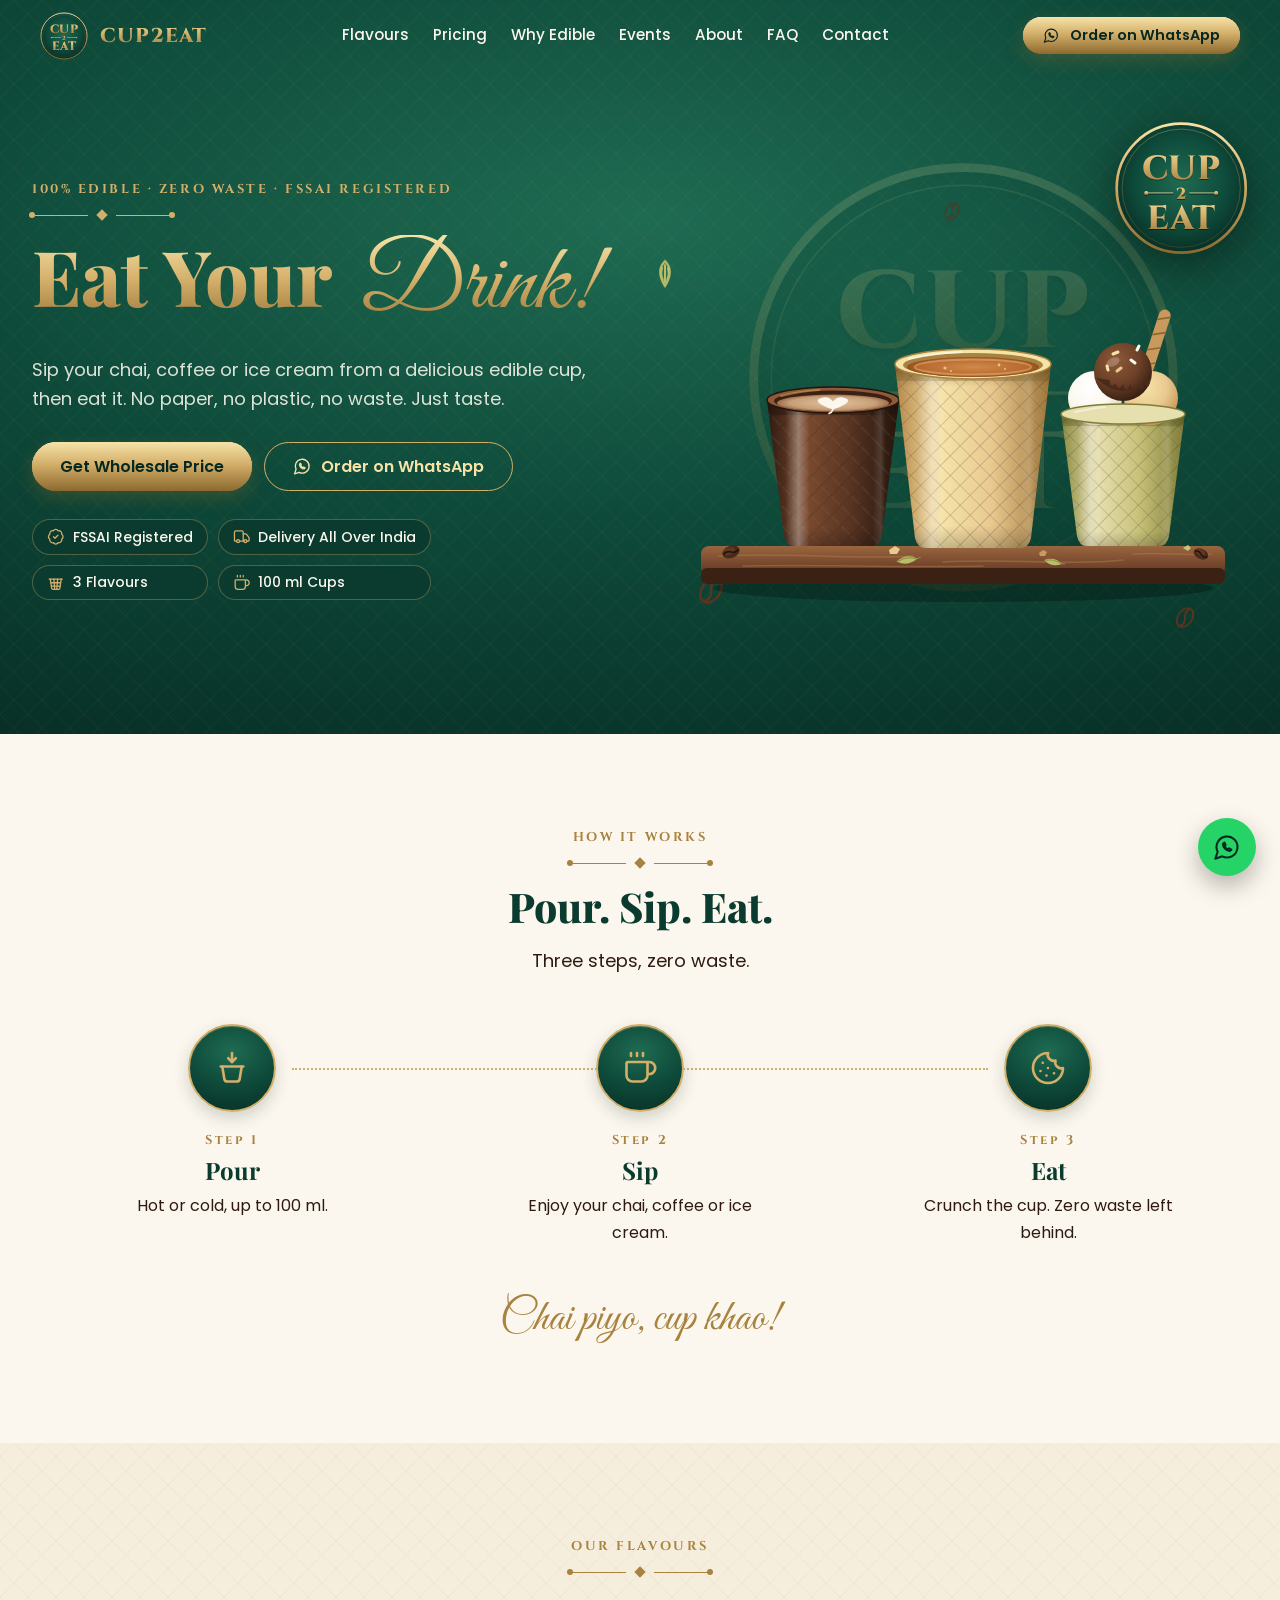
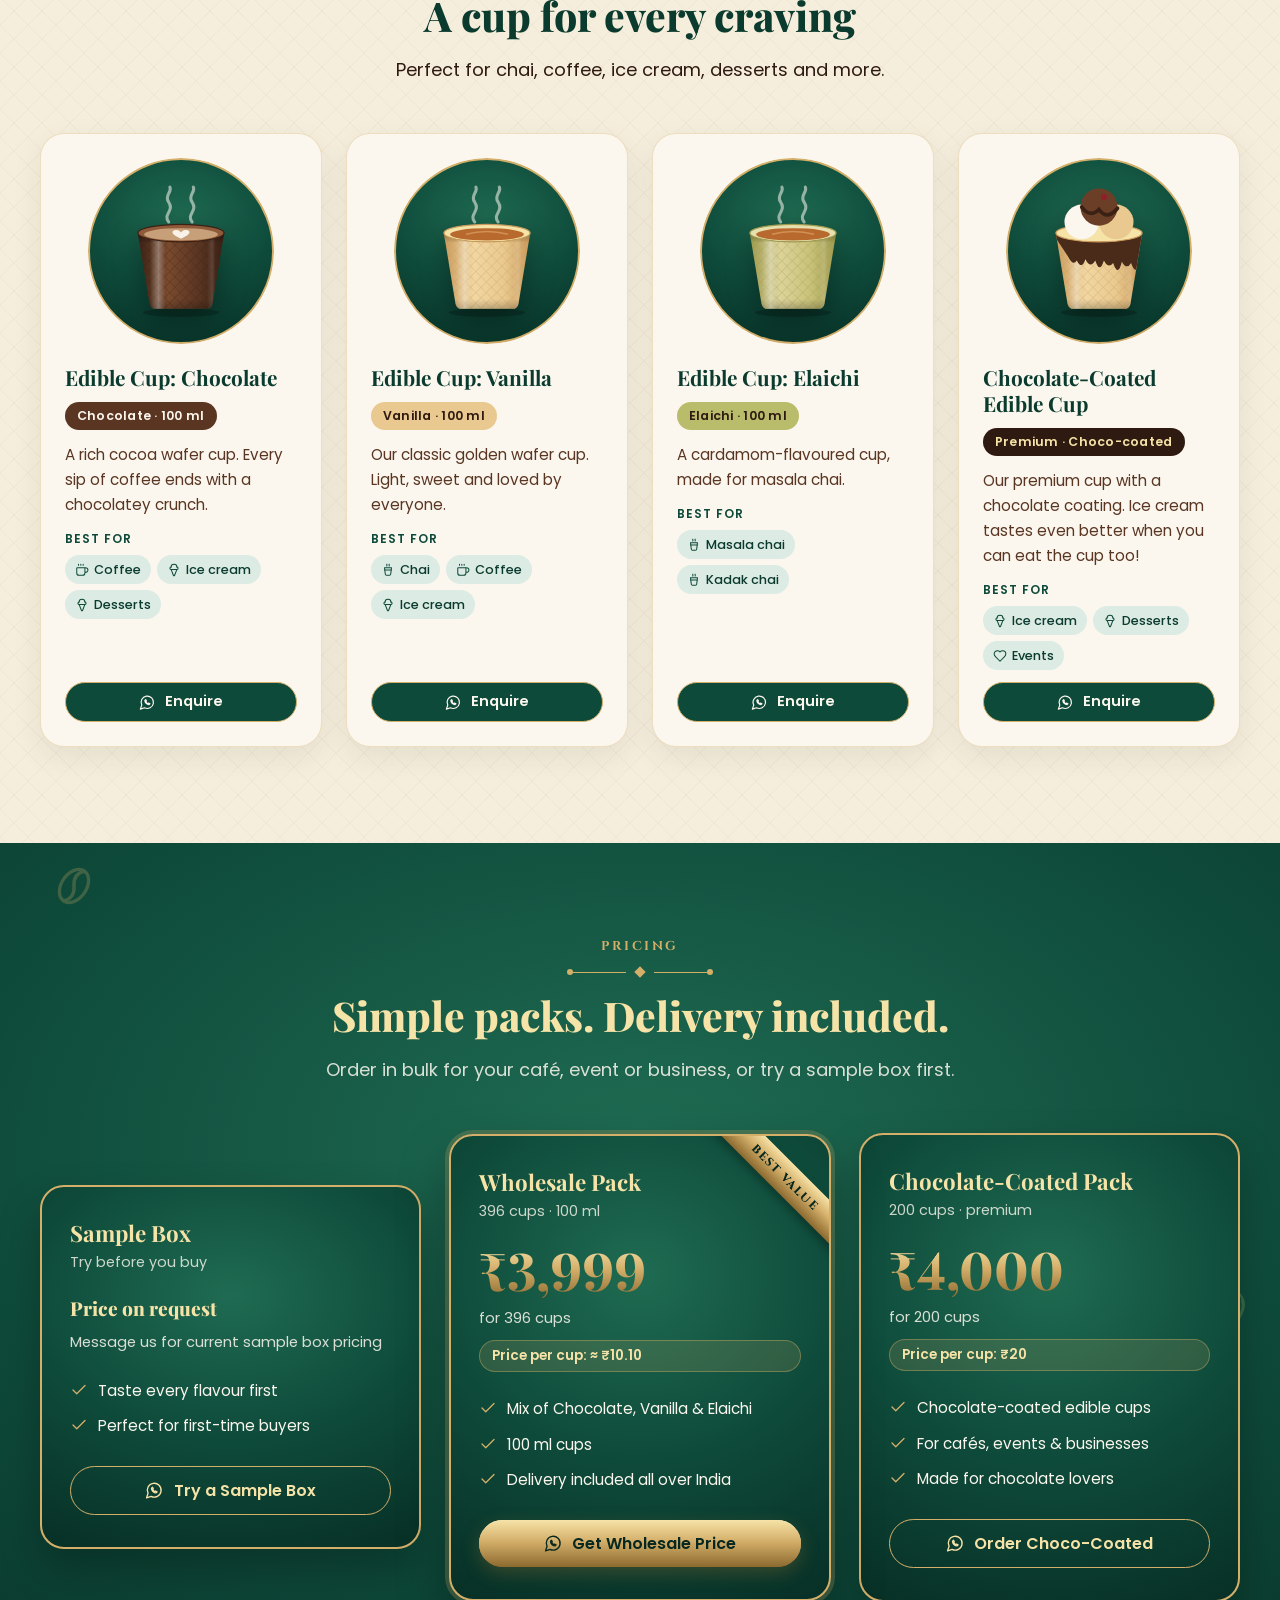
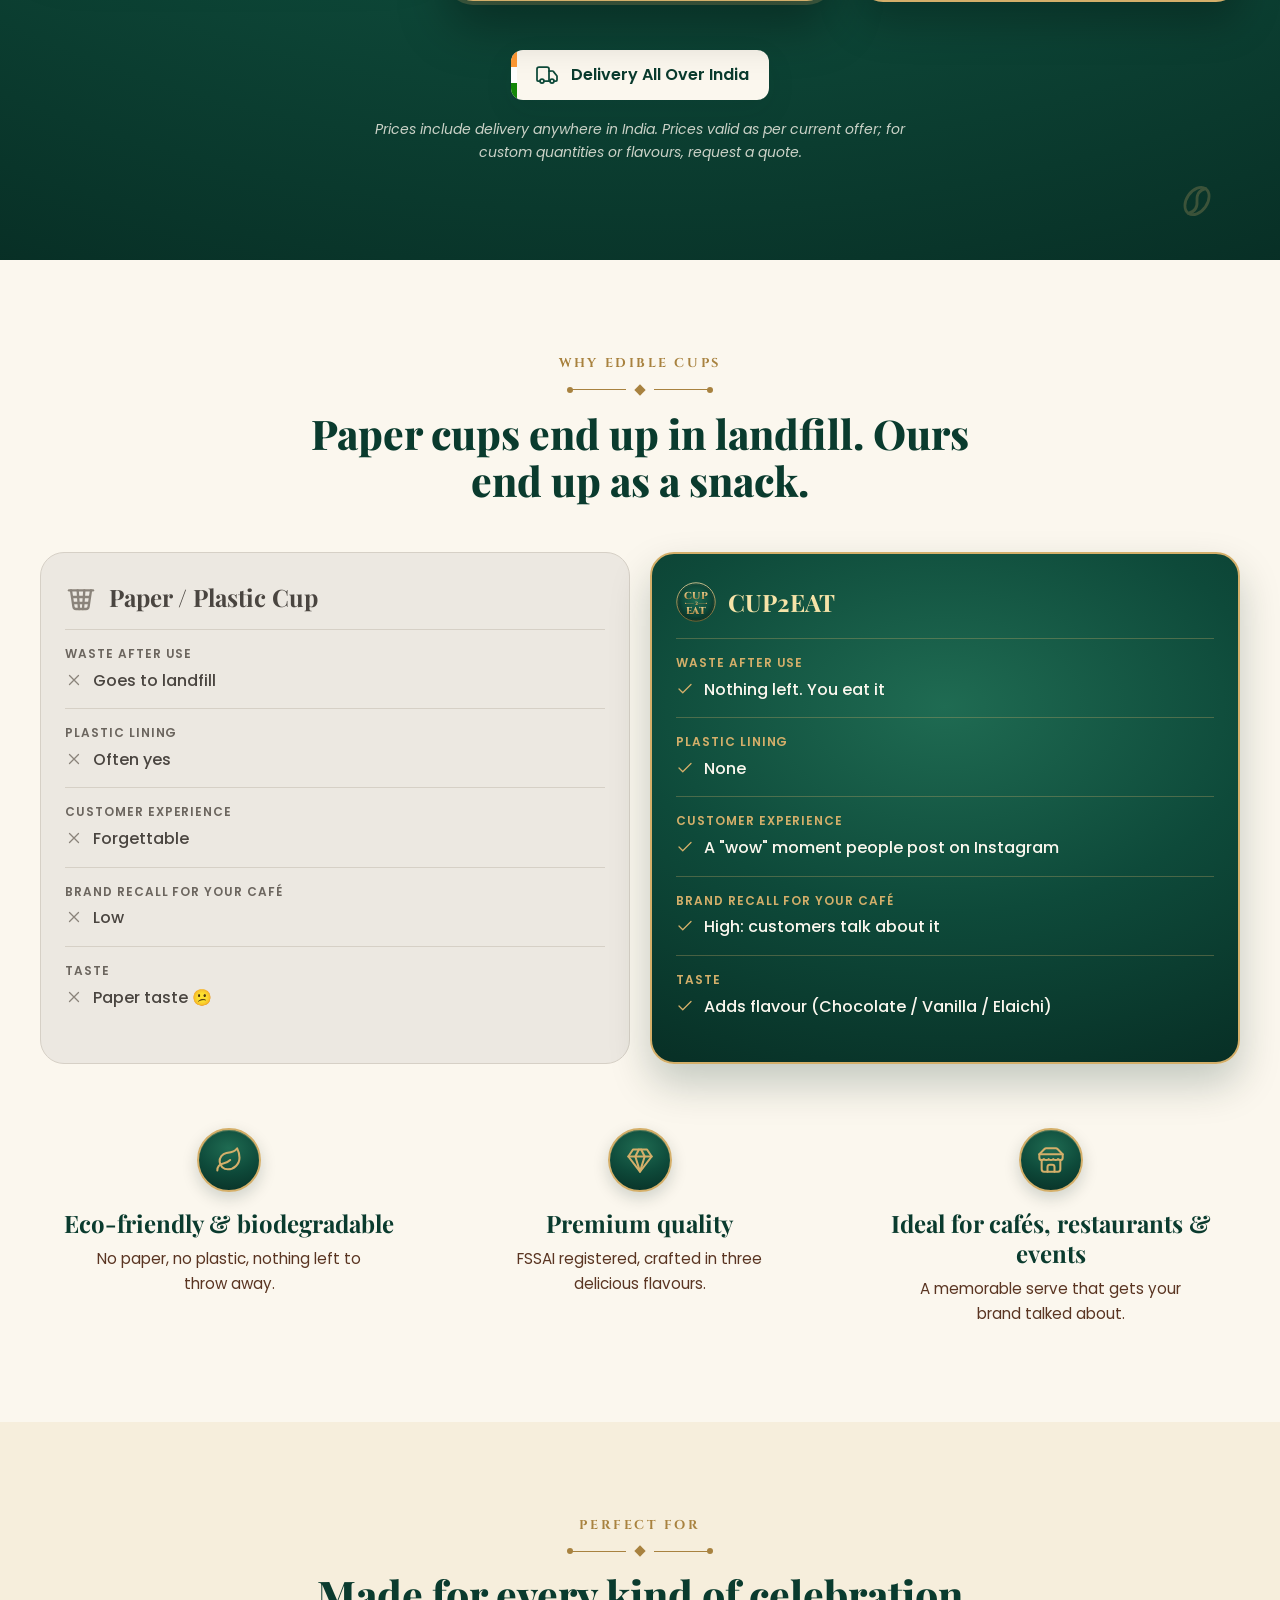
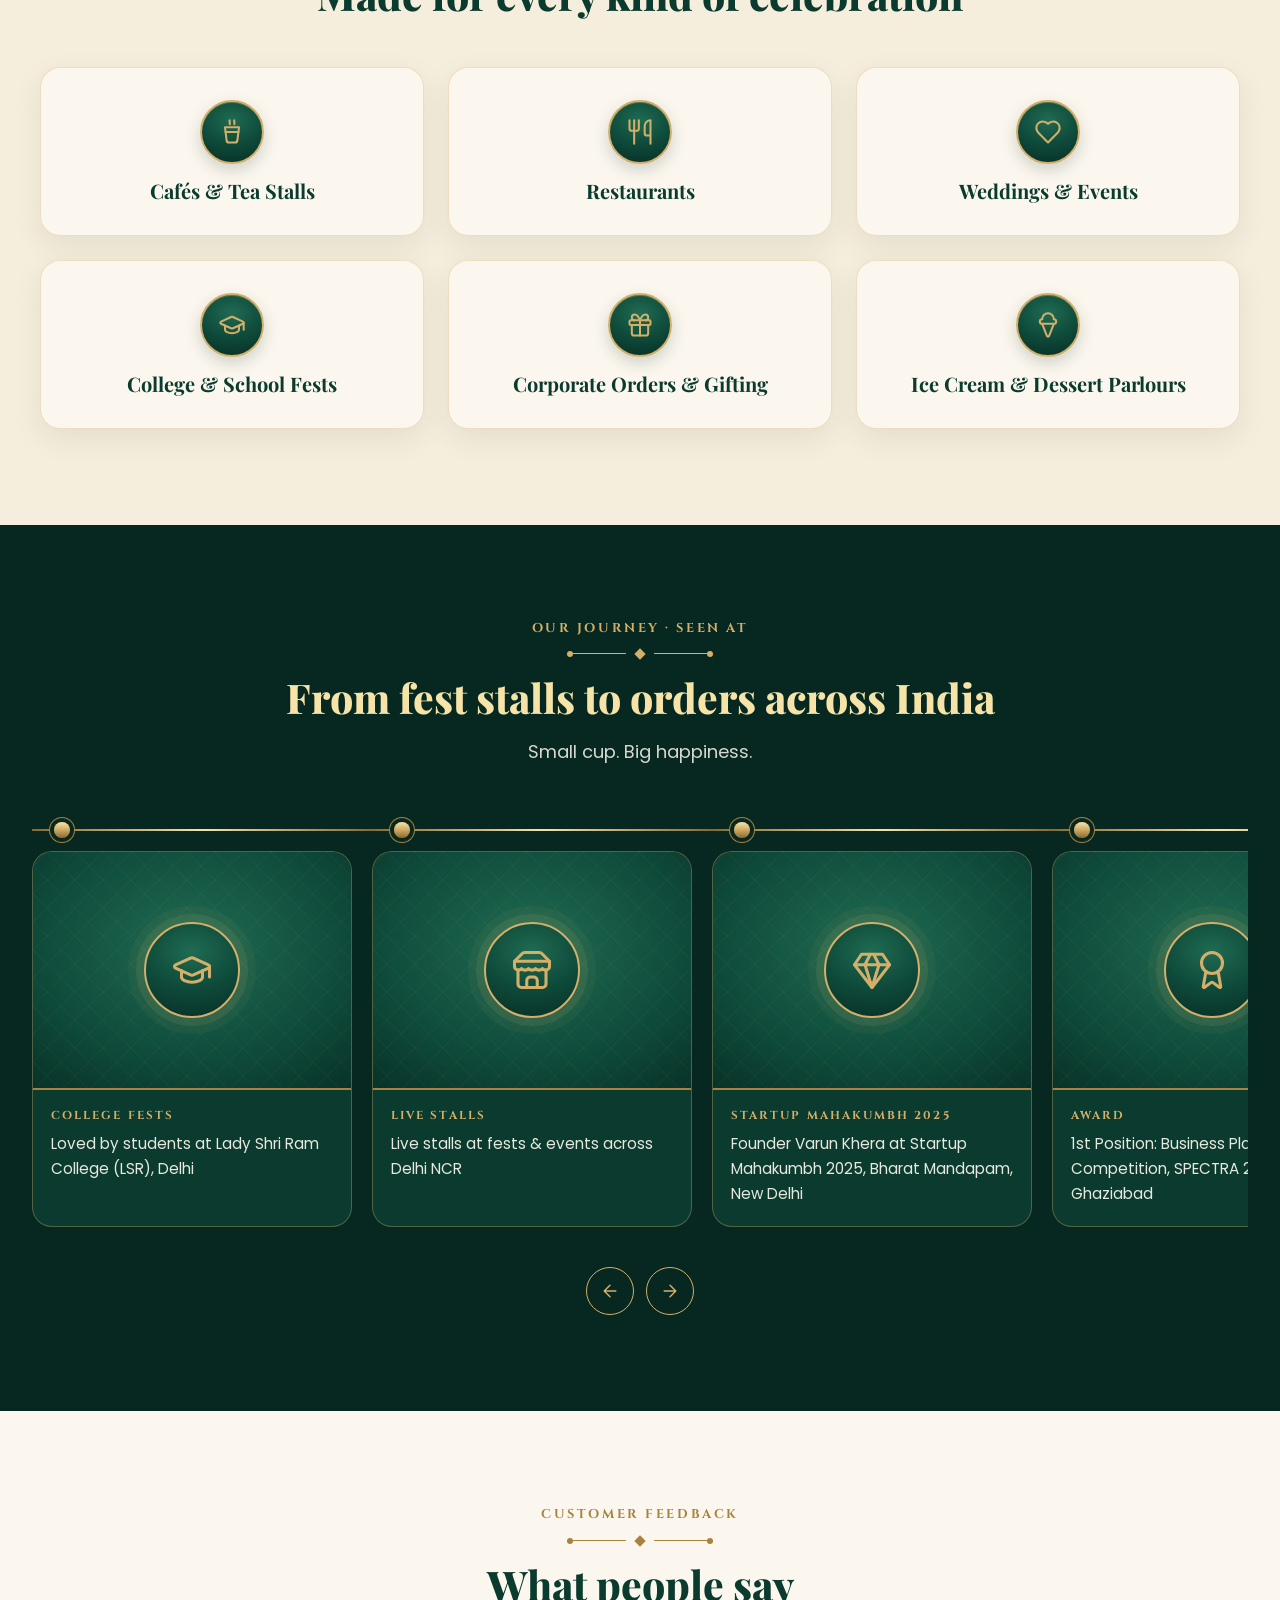
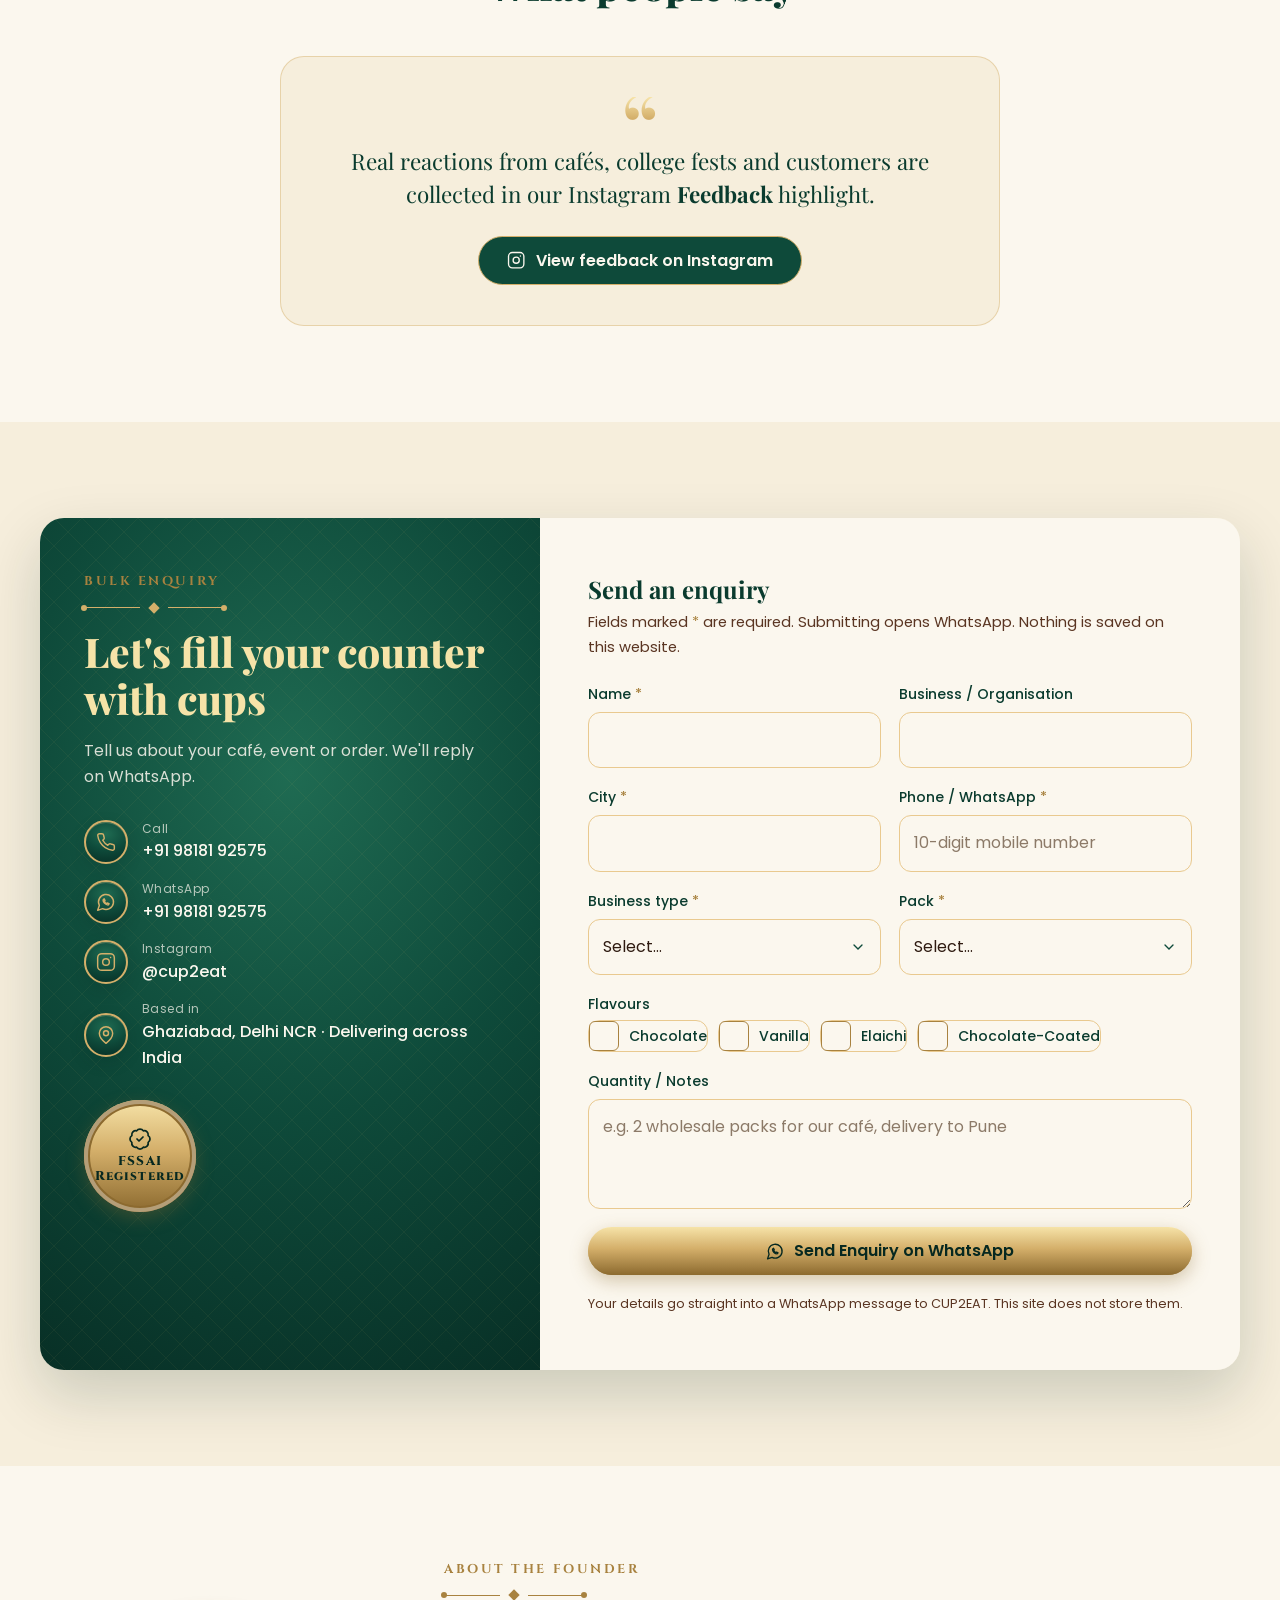
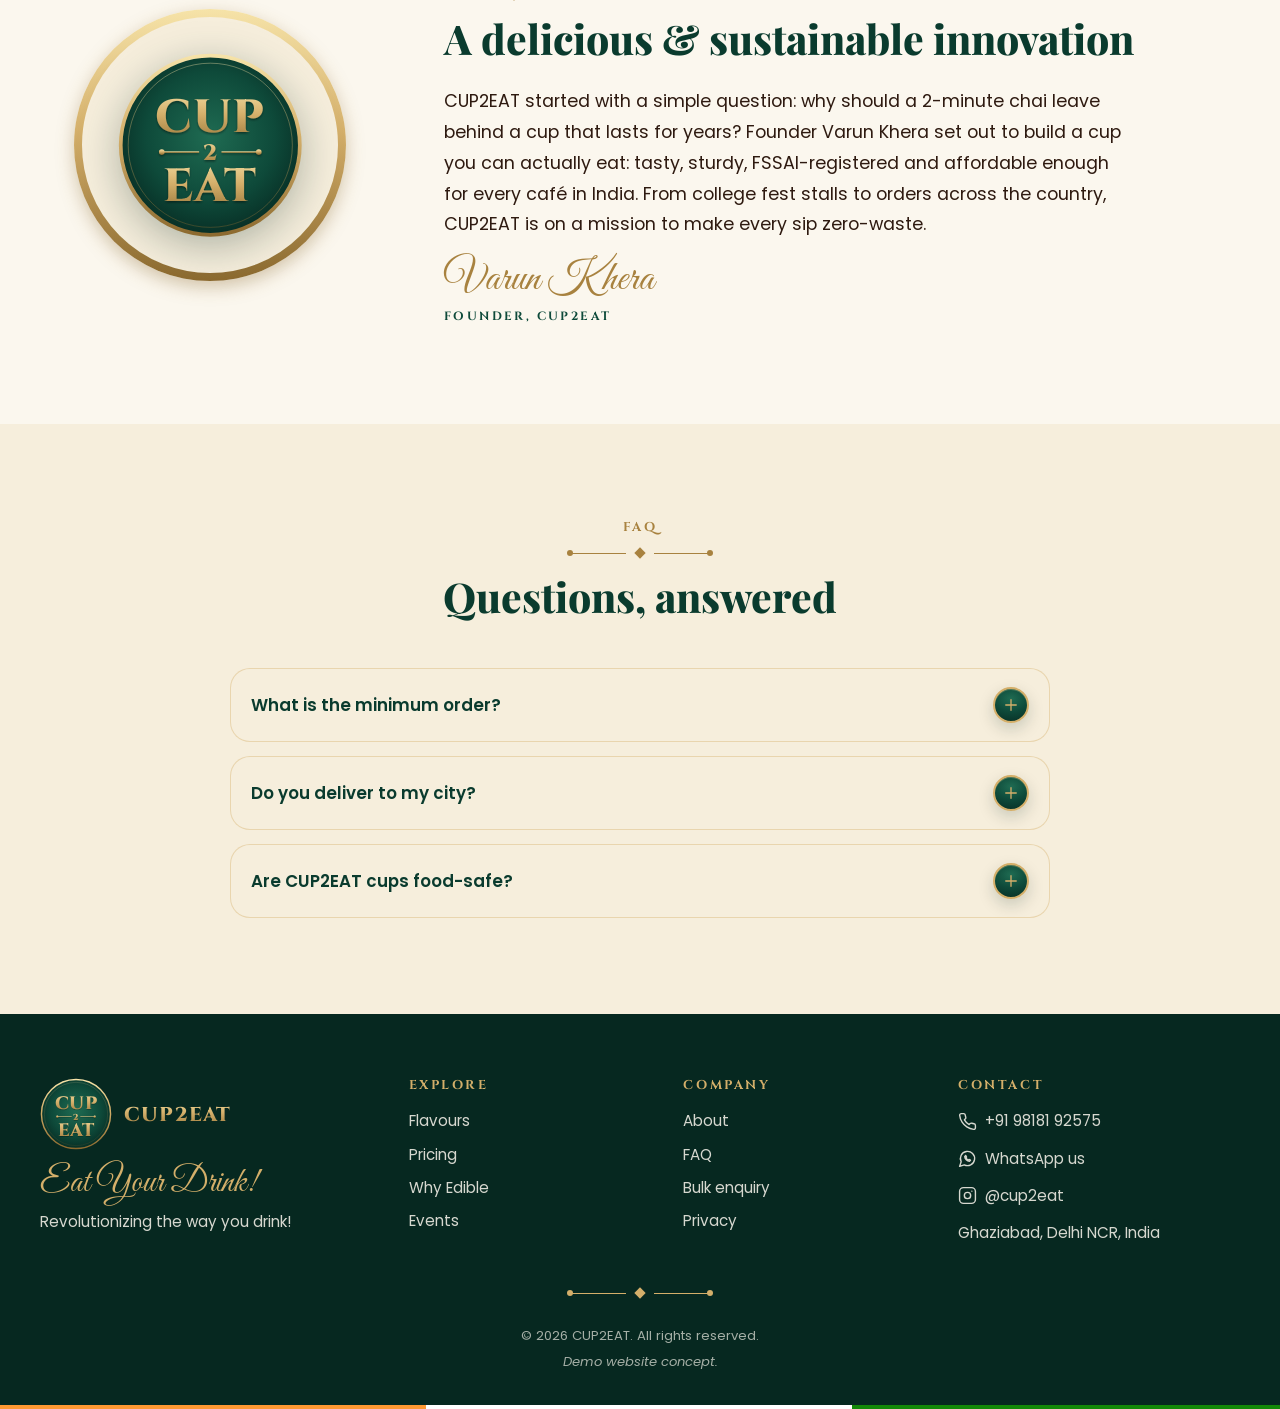
<file: index.html>
<!doctype html>
<html lang="en-IN">
<head>
  <meta charset="utf-8">
  <meta name="viewport" content="width=device-width, initial-scale=1">
  <title>CUP2EAT – Edible Cups for Chai, Coffee &amp; Ice Cream | Eat Your Drink</title>
  <meta name="description" content="CUP2EAT makes 100% edible, eco-friendly cups in Chocolate, Vanilla &amp; Elaichi. FSSAI registered. Wholesale ₹3,999 for 396 cups with free delivery across India.">
  <meta name="keywords" content="edible cups, edible tea cups India, edible coffee cups, eco friendly cups, zero waste cups, edible cups wholesale, kulhad alternative, Ghaziabad">
  <meta name="theme-color" content="#0A3B2E">

  <!-- REPLACE: once the site has a domain, change the og:url and image URLs to full https:// addresses -->
  <meta property="og:type" content="website">
  <meta property="og:title" content="CUP2EAT – Eat Your Drink!">
  <meta property="og:description" content="100% edible cups in Chocolate, Vanilla &amp; Elaichi. FSSAI registered. Wholesale ₹3,999 for 396 cups, delivered across India.">
  <meta property="og:image" content="assets/og-image.png">
  <meta property="og:image:width" content="1200">
  <meta property="og:image:height" content="630">
  <meta property="og:url" content="[[PLACEHOLDER: website URL]]">
  <meta name="twitter:card" content="summary_large_image">
  <meta name="twitter:title" content="CUP2EAT – Eat Your Drink!">
  <meta name="twitter:description" content="100% edible, zero-waste cups for chai, coffee &amp; ice cream. Delivered across India.">
  <meta name="twitter:image" content="assets/og-image.png">

  <link rel="icon" href="assets/favicon.svg" type="image/svg+xml">
  <link rel="apple-touch-icon" href="assets/apple-touch-icon.png">

  <link rel="preconnect" href="https://fonts.googleapis.com">
  <link rel="preconnect" href="https://fonts.gstatic.com" crossorigin>
  <!-- Fonts load without blocking the first paint (text shows in a fallback font, then swaps) -->
  <link rel="preload" as="style" href="https://fonts.googleapis.com/css2?family=Cinzel:wght@700;800&family=Great+Vibes&family=Playfair+Display:wght@700;800&family=Poppins:wght@400;500;600&display=swap">
  <link rel="stylesheet" href="https://fonts.googleapis.com/css2?family=Cinzel:wght@700;800&family=Great+Vibes&family=Playfair+Display:wght@700;800&family=Poppins:wght@400;500;600&display=swap" media="print" onload="this.media='all'">
  <noscript><link rel="stylesheet" href="https://fonts.googleapis.com/css2?family=Cinzel:wght@700;800&family=Great+Vibes&family=Playfair+Display:wght@700;800&family=Poppins:wght@400;500;600&display=swap"></noscript>
  <link rel="stylesheet" href="css/styles.css">

  <!-- Marks that JavaScript is on (enables reveal animations). Tiny + inline, not render-blocking. -->
  <script>document.documentElement.classList.add('js');</script>
  <script src="js/content.js" defer></script>
  <script src="js/main.js" defer></script>

  <script type="application/ld+json">
  {
    "@context": "https://schema.org",
    "@graph": [
      {
        "@type": ["LocalBusiness", "Organization"],
        "@id": "#business",
        "name": "CUP2EAT",
        "slogan": "Eat Your Drink!",
        "description": "Edible, eco-friendly cups in Chocolate, Vanilla and Elaichi flavours. FSSAI registered. Delivery across India.",
        "telephone": "+91-98181-92575",
        "founder": { "@type": "Person", "name": "Varun Khera" },
        "address": { "@type": "PostalAddress", "addressLocality": "Ghaziabad", "addressRegion": "Uttar Pradesh", "addressCountry": "IN" },
        "areaServed": { "@type": "Country", "name": "India" },
        "sameAs": ["https://www.instagram.com/cup2eat/"],
        "logo": "assets/logo.svg"
      },
      {
        "@type": "Product",
        "name": "CUP2EAT Wholesale Pack – 396 Edible Cups",
        "description": "396 edible 100 ml cups, a mix of Chocolate, Vanilla and Elaichi. Delivery included all over India.",
        "brand": { "@type": "Brand", "name": "CUP2EAT" },
        "offers": { "@type": "Offer", "price": "3999", "priceCurrency": "INR", "availability": "https://schema.org/InStock", "seller": { "@id": "#business" } }
      },
      {
        "@type": "Product",
        "name": "CUP2EAT Chocolate-Coated Pack – 200 Edible Cups",
        "description": "200 premium chocolate-coated edible cups. Delivery included all over India.",
        "brand": { "@type": "Brand", "name": "CUP2EAT" },
        "offers": { "@type": "Offer", "price": "4000", "priceCurrency": "INR", "availability": "https://schema.org/InStock", "seller": { "@id": "#business" } }
      }
    ]
  }
  </script>
</head>
<body>
<!-- Icon sprite (Lucide-style line icons + custom food icons) and the logo badge -->
<svg class="sprite" aria-hidden="true" focusable="false" xmlns="http://www.w3.org/2000/svg">
  <symbol id="i-check" viewBox="0 0 24 24" fill="none" stroke="currentColor" stroke-width="1.75" stroke-linecap="round" stroke-linejoin="round"><path d="M20 6 9 17l-5-5"/></symbol>
  <symbol id="i-x" viewBox="0 0 24 24" fill="none" stroke="currentColor" stroke-width="1.75" stroke-linecap="round" stroke-linejoin="round"><path d="M18 6 6 18M6 6l12 12"/></symbol>
  <symbol id="i-truck" viewBox="0 0 24 24" fill="none" stroke="currentColor" stroke-width="1.75" stroke-linecap="round" stroke-linejoin="round"><path d="M14 18V6a2 2 0 0 0-2-2H4a2 2 0 0 0-2 2v11a1 1 0 0 0 1 1h2"/><path d="M15 18H9"/><path d="M19 18h2a1 1 0 0 0 1-1v-3.65a1 1 0 0 0-.22-.62l-3.48-4.35A1 1 0 0 0 17.52 8H14"/><circle cx="17" cy="18" r="2"/><circle cx="7" cy="18" r="2"/></symbol>
  <symbol id="i-cup" viewBox="0 0 24 24" fill="none" stroke="currentColor" stroke-width="1.75" stroke-linecap="round" stroke-linejoin="round"><path d="M3 7h18"/><path d="M4.5 7 6.3 19.2A2 2 0 0 0 8.3 21h7.4a2 2 0 0 0 2-1.8L19.5 7"/><path d="M5.4 12h13.2M6.1 16.5h11.8"/><path d="M9.5 7l1 14M14.5 7l-1 14"/></symbol>
  <symbol id="i-chai" viewBox="0 0 24 24" fill="none" stroke="currentColor" stroke-width="1.75" stroke-linecap="round" stroke-linejoin="round"><path d="M6 8h12l-1.4 11.3a2 2 0 0 1-2 1.7H9.4a2 2 0 0 1-2-1.7Z"/><path d="M6.5 12h11"/><path d="M10 2c-.8 1 .8 2 0 3.2M14 2c-.8 1 .8 2 0 3.2"/></symbol>
  <symbol id="i-cone" viewBox="0 0 24 24" fill="none" stroke="currentColor" stroke-width="1.75" stroke-linecap="round" stroke-linejoin="round"><path d="m7 11 4.08 10.35a1 1 0 0 0 1.84 0L17 11"/><path d="M17 7A5 5 0 0 0 7 7"/><path d="M17 7a2 2 0 0 1 0 4H7a2 2 0 0 1 0-4"/></symbol>
  <symbol id="i-bean" viewBox="0 0 24 24" fill="none" stroke="currentColor" stroke-width="1.75" stroke-linecap="round" stroke-linejoin="round"><g transform="rotate(35 12 12)"><ellipse cx="12" cy="12" rx="6.5" ry="9.5"/><path d="M12 2.5c-2.6 3-2.6 6.4 0 9.5s2.6 6.5 0 9.5"/></g></symbol>
  <symbol id="i-cardamom" viewBox="0 0 24 24" fill="none" stroke="currentColor" stroke-width="1.75" stroke-linecap="round" stroke-linejoin="round"><path d="M12 2c4.6 4.4 5.4 11 0 20-5.4-9-4.6-15.6 0-20Z"/><path d="M12 5v14"/><path d="M9.6 7.5c-.9 3.2-.9 6.3.6 9.6M14.4 7.5c.9 3.2.9 6.3-.6 9.6"/></symbol>
  <symbol id="i-seal" viewBox="0 0 24 24" fill="none" stroke="currentColor" stroke-width="1.75" stroke-linecap="round" stroke-linejoin="round"><path d="M3.85 8.62a4 4 0 0 1 4.78-4.77 4 4 0 0 1 6.74 0 4 4 0 0 1 4.78 4.78 4 4 0 0 1 0 6.74 4 4 0 0 1-4.77 4.78 4 4 0 0 1-6.75 0 4 4 0 0 1-4.78-4.77 4 4 0 0 1 0-6.76Z"/><path d="m9 12 2 2 4-4"/></symbol>
  <symbol id="i-leaf" viewBox="0 0 24 24" fill="none" stroke="currentColor" stroke-width="1.75" stroke-linecap="round" stroke-linejoin="round"><path d="M11 20A7 7 0 0 1 9.8 6.1C15.5 5 17 4.48 19 2c1 2 2 4.18 2 8 0 5.5-4.78 10-10 10Z"/><path d="M2 21c0-3 1.85-5.36 5.08-6C9.5 14.52 12 13 13 12"/></symbol>
  <symbol id="i-recycle" viewBox="0 0 24 24" fill="none" stroke="currentColor" stroke-width="1.75" stroke-linecap="round" stroke-linejoin="round"><path d="M7 19H4.8a1.8 1.8 0 0 1-1.6-.9 1.8 1.8 0 0 1 0-1.8L7.2 9.5"/><path d="M11 19h8.2a1.8 1.8 0 0 0 1.6-.9 1.8 1.8 0 0 0 0-1.8l-1.2-2.1"/><path d="m14 16-3 3 3 3"/><path d="M8.3 13.6 7.2 9.5 3.1 10.6"/><path d="m9.3 5.8 1.1-1.9A1.8 1.8 0 0 1 12 3a1.8 1.8 0 0 1 1.5.9l4 6.8"/><path d="m13.4 9.6 4.1 1.1 1.1-4.1"/></symbol>
  <symbol id="i-gem" viewBox="0 0 24 24" fill="none" stroke="currentColor" stroke-width="1.75" stroke-linecap="round" stroke-linejoin="round"><path d="M6 3h12l4 6-10 13L2 9Z"/><path d="M11 3 8 9l4 13 4-13-3-6"/><path d="M2 9h20"/></symbol>
  <symbol id="i-store" viewBox="0 0 24 24" fill="none" stroke="currentColor" stroke-width="1.75" stroke-linecap="round" stroke-linejoin="round"><path d="m2 7 4.4-4.4A2 2 0 0 1 7.8 2h8.4a2 2 0 0 1 1.4.6L22 7"/><path d="M4 12v8a2 2 0 0 0 2 2h12a2 2 0 0 0 2-2v-8"/><path d="M15 22v-4a2 2 0 0 0-2-2h-2a2 2 0 0 0-2 2v4"/><path d="M2 7h20v3a2 2 0 0 1-2 2 2.7 2.7 0 0 1-2-.8 2.7 2.7 0 0 1-4 0 2.7 2.7 0 0 1-4 0 2.7 2.7 0 0 1-4 0A2.7 2.7 0 0 1 4 12a2 2 0 0 1-2-2Z"/></symbol>
  <symbol id="i-utensils" viewBox="0 0 24 24" fill="none" stroke="currentColor" stroke-width="1.75" stroke-linecap="round" stroke-linejoin="round"><path d="M3 2v7c0 1.1.9 2 2 2h4a2 2 0 0 0 2-2V2"/><path d="M7 2v20"/><path d="M21 15V2a5 5 0 0 0-5 5v6c0 1.1.9 2 2 2h3Zm0 0v7"/></symbol>
  <symbol id="i-heart" viewBox="0 0 24 24" fill="none" stroke="currentColor" stroke-width="1.75" stroke-linecap="round" stroke-linejoin="round"><path d="M19 14c1.49-1.46 3-3.21 3-5.5A5.5 5.5 0 0 0 16.5 3c-1.76 0-3 .5-4.5 2-1.5-1.5-2.74-2-4.5-2A5.5 5.5 0 0 0 2 8.5c0 2.3 1.5 4.05 3 5.5l7 7Z"/></symbol>
  <symbol id="i-graduation" viewBox="0 0 24 24" fill="none" stroke="currentColor" stroke-width="1.75" stroke-linecap="round" stroke-linejoin="round"><path d="M21.42 10.92a1 1 0 0 0-.02-1.84L12.83 5.18a2 2 0 0 0-1.66 0L2.6 9.08a1 1 0 0 0 0 1.83l8.57 3.91a2 2 0 0 0 1.66 0Z"/><path d="M22 10v6"/><path d="M6 12.5V16a6 3 0 0 0 12 0v-3.5"/></symbol>
  <symbol id="i-gift" viewBox="0 0 24 24" fill="none" stroke="currentColor" stroke-width="1.75" stroke-linecap="round" stroke-linejoin="round"><rect x="3" y="8" width="18" height="4" rx="1"/><path d="M12 8v13"/><path d="M19 12v7a2 2 0 0 1-2 2H7a2 2 0 0 1-2-2v-7"/><path d="M7.5 8a2.5 2.5 0 0 1 0-5C10 3 12 8 12 8s2-5 4.5-5a2.5 2.5 0 0 1 0 5"/></symbol>
  <symbol id="i-phone" viewBox="0 0 24 24" fill="none" stroke="currentColor" stroke-width="1.75" stroke-linecap="round" stroke-linejoin="round"><path d="M22 16.92v3a2 2 0 0 1-2.18 2 19.8 19.8 0 0 1-8.63-3.07 19.5 19.5 0 0 1-6-6A19.8 19.8 0 0 1 2.12 4.18 2 2 0 0 1 4.11 2h3a2 2 0 0 1 2 1.72c.13.96.36 1.9.7 2.81a2 2 0 0 1-.45 2.11L8.09 9.91a16 16 0 0 0 6 6l1.27-1.27a2 2 0 0 1 2.11-.45c.91.34 1.85.57 2.81.7A2 2 0 0 1 22 16.92Z"/></symbol>
  <symbol id="i-chat" viewBox="0 0 24 24" fill="none" stroke="currentColor" stroke-width="1.75" stroke-linecap="round" stroke-linejoin="round"><path d="M7.9 20A9 9 0 1 0 4 16.1L2 22Z"/><path d="M8.5 9.5c0 3 3 6 6 6l1.3-1.3-2-1-1 .8c-1-.4-2.4-1.8-2.8-2.8l.8-1-1-2Z"/></symbol>
  <symbol id="i-instagram" viewBox="0 0 24 24" fill="none" stroke="currentColor" stroke-width="1.75" stroke-linecap="round" stroke-linejoin="round"><rect x="2" y="2" width="20" height="20" rx="5"/><circle cx="12" cy="12" r="4"/><path d="M17.5 6.5h.01"/></symbol>
  <symbol id="i-pin" viewBox="0 0 24 24" fill="none" stroke="currentColor" stroke-width="1.75" stroke-linecap="round" stroke-linejoin="round"><path d="M20 10c0 6-8 12-8 12s-8-6-8-12a8 8 0 0 1 16 0Z"/><circle cx="12" cy="10" r="3"/></symbol>
  <symbol id="i-menu" viewBox="0 0 24 24" fill="none" stroke="currentColor" stroke-width="1.75" stroke-linecap="round" stroke-linejoin="round"><path d="M4 6h16M4 12h16M4 18h16"/></symbol>
  <symbol id="i-arrow-left" viewBox="0 0 24 24" fill="none" stroke="currentColor" stroke-width="1.75" stroke-linecap="round" stroke-linejoin="round"><path d="m12 19-7-7 7-7M19 12H5"/></symbol>
  <symbol id="i-arrow-right" viewBox="0 0 24 24" fill="none" stroke="currentColor" stroke-width="1.75" stroke-linecap="round" stroke-linejoin="round"><path d="M5 12h14m-7-7 7 7-7 7"/></symbol>
  <symbol id="i-arrow-up" viewBox="0 0 24 24" fill="none" stroke="currentColor" stroke-width="1.75" stroke-linecap="round" stroke-linejoin="round"><path d="m5 12 7-7 7 7M12 19V5"/></symbol>
  <symbol id="i-plus" viewBox="0 0 24 24" fill="none" stroke="currentColor" stroke-width="1.75" stroke-linecap="round" stroke-linejoin="round"><path d="M12 5v14M5 12h14"/></symbol>
  <symbol id="i-award" viewBox="0 0 24 24" fill="none" stroke="currentColor" stroke-width="1.75" stroke-linecap="round" stroke-linejoin="round"><circle cx="12" cy="8" r="6"/><path d="m15.48 12.89 1.51 8.53a.5.5 0 0 1-.81.47l-3.58-2.69a1 1 0 0 0-1.2 0l-3.59 2.69a.5.5 0 0 1-.81-.47l1.52-8.53"/></symbol>
  <symbol id="i-pour" viewBox="0 0 24 24" fill="none" stroke="currentColor" stroke-width="1.75" stroke-linecap="round" stroke-linejoin="round"><path d="M4.5 11h15"/><path d="m5.5 11 1.4 8.3A2 2 0 0 0 8.9 21h6.2a2 2 0 0 0 2-1.7l1.4-8.3"/><path d="M12 2v6"/><path d="m9.5 5.5 2.5 2.5 2.5-2.5"/></symbol>
  <symbol id="i-coffee" viewBox="0 0 24 24" fill="none" stroke="currentColor" stroke-width="1.75" stroke-linecap="round" stroke-linejoin="round"><path d="M10 2v2M14 2v2M6 2v2"/><path d="M16 8a1 1 0 0 1 1 1v8a4 4 0 0 1-4 4H7a4 4 0 0 1-4-4V9a1 1 0 0 1 1-1h14a4 4 0 1 1-1 7.83"/></symbol>
  <symbol id="i-bite" viewBox="0 0 24 24" fill="none" stroke="currentColor" stroke-width="1.75" stroke-linecap="round" stroke-linejoin="round"><path d="M12 2a10 10 0 1 0 10 10 4 4 0 0 1-5-5 4 4 0 0 1-5-5"/><path d="M8.5 8.5v.01M16 15.5v.01M12 12v.01M11 17v.01M7 14v.01"/></symbol>
  <symbol id="i-camera" viewBox="0 0 24 24" fill="none" stroke="currentColor" stroke-width="1.75" stroke-linecap="round" stroke-linejoin="round"><path d="M14.5 4h-5L7 7H4a2 2 0 0 0-2 2v9a2 2 0 0 0 2 2h16a2 2 0 0 0 2-2V9a2 2 0 0 0-2-2h-3Z"/><circle cx="12" cy="13" r="3"/></symbol>
  <symbol id="i-download" viewBox="0 0 24 24" fill="none" stroke="currentColor" stroke-width="1.75" stroke-linecap="round" stroke-linejoin="round"><path d="M12 15V3"/><path d="m7 10 5 5 5-5"/><path d="M21 15v4a2 2 0 0 1-2 2H5a2 2 0 0 1-2-2v-4"/></symbol>
  <defs>
    <radialGradient id="lg-emerald" cx="50%" cy="45%" r="60%">
      <stop offset="0%" stop-color="#1F6B52"/>
      <stop offset="60%" stop-color="#0E4A3A"/>
      <stop offset="100%" stop-color="#062820"/>
    </radialGradient>
    <linearGradient id="lg-gold" x1="0" y1="0" x2="0" y2="1">
      <stop offset="0%" stop-color="#F6E3A8"/>
      <stop offset="45%" stop-color="#D4AF6A"/>
      <stop offset="100%" stop-color="#8C6A2F"/>
    </linearGradient>
    <filter id="lg-emboss" x="-10%" y="-10%" width="120%" height="130%">
      <feDropShadow dx="0" dy="1.5" stdDeviation="1" flood-color="#000" flood-opacity=".45"/>
    </filter>
  </defs>
  <symbol id="logo-badge" viewBox="0 0 200 200"><circle cx="100" cy="100" r="96" fill="url(#lg-emerald)" stroke="url(#lg-gold)" stroke-width="4"/>
  <circle cx="100" cy="100" r="88" fill="none" stroke="url(#lg-gold)" stroke-width="0.75" opacity=".55"/>
  <g fill="url(#lg-gold)" filter="url(#lg-emboss)" font-family="Cinzel, 'Playfair Display', Georgia, serif" font-weight="800" text-anchor="middle">
    <text x="100" y="86" font-size="50" letter-spacing="1">CUP</text>
    <text x="100" y="116" font-size="24">2</text>
    <text x="100" y="160" font-size="50" letter-spacing="1">EAT</text>
    <rect x="48" y="106.5" width="40" height="1.6"/>
    <rect x="112" y="106.5" width="40" height="1.6"/>
    <circle cx="48" cy="107.3" r="3"/>
    <circle cx="152" cy="107.3" r="3"/>
  </g></symbol>
</svg>

<a class="skip-link" href="#main">Skip to content</a>

<!-- =================================================================
     NAVBAR — transparent over hero, solid emerald after 80px scroll
     ================================================================= -->
<header class="nav" id="nav">
  <div class="container nav__inner">
    <a class="brand" href="#top" aria-label="CUP2EAT home">
      <svg class="brand__badge" viewBox="0 0 200 200" aria-hidden="true"><use href="#logo-badge"/></svg>
      <span class="brand__name">CUP2EAT</span>
    </a>
    <nav aria-label="Main">
      <ul class="nav__links">
        <li><a href="#flavours">Flavours</a></li>
        <li><a href="#pricing">Pricing</a></li>
        <li><a href="#why">Why Edible</a></li>
        <li><a href="#events">Events</a></li>
        <li><a href="#about">About</a></li>
        <li><a href="#faq">FAQ</a></li>
        <li><a href="#contact">Contact</a></li>
      </ul>
    </nav>
    <a class="btn btn--gold btn--sm nav__cta" data-wa href="https://wa.me/919818192575?text=Hi%20CUP2EAT%2C%20I'd%20like%20to%20know%20about%20edible%20cups." target="_blank" rel="noopener">
      <svg class="icon" aria-hidden="true"><use href="#i-chat"/></svg> Order on WhatsApp
    </a>
    <button class="nav__toggle" id="menuOpen" type="button" aria-label="Open menu" aria-expanded="false" aria-controls="menu">
      <svg class="icon" aria-hidden="true"><use href="#i-menu"/></svg>
    </button>
  </div>
</header>

<!-- Mobile full-screen menu -->
<div class="menu" id="menu" role="dialog" aria-modal="true" aria-label="Menu" aria-hidden="true">
  <div class="menu__top">
    <svg class="brand__badge" viewBox="0 0 200 200" aria-hidden="true"><use href="#logo-badge"/></svg>
    <button class="nav__toggle" id="menuClose" type="button" aria-label="Close menu">
      <svg class="icon" aria-hidden="true"><use href="#i-x"/></svg>
    </button>
  </div>
  <ul class="menu__list">
    <li><a href="#flavours">Flavours</a></li>
    <li><span class="rule" aria-hidden="true"><i></i><b></b><i></i></span></li>
    <li><a href="#pricing">Pricing</a></li>
    <li><span class="rule" aria-hidden="true"><i></i><b></b><i></i></span></li>
    <li><a href="#why">Why Edible</a></li>
    <li><span class="rule" aria-hidden="true"><i></i><b></b><i></i></span></li>
    <li><a href="#events">Events</a></li>
    <li><span class="rule" aria-hidden="true"><i></i><b></b><i></i></span></li>
    <li><a href="#about">About</a></li>
    <li><span class="rule" aria-hidden="true"><i></i><b></b><i></i></span></li>
    <li><a href="#faq">FAQ</a></li>
    <li><span class="rule" aria-hidden="true"><i></i><b></b><i></i></span></li>
    <li><a href="#contact">Contact</a></li>
  </ul>
  <a class="btn btn--gold menu__cta" data-wa href="https://wa.me/919818192575?text=Hi%20CUP2EAT%2C%20I'd%20like%20to%20know%20about%20edible%20cups." target="_blank" rel="noopener">
    <svg class="icon" aria-hidden="true"><use href="#i-chat"/></svg> Order on WhatsApp
  </a>
</div>

<main id="main">

<!-- =================================================================
     HERO
     ================================================================= -->
<section class="hero" id="top" aria-labelledby="hero-title">
  <div class="container container--wide hero__grid">
    <div class="hero__copy">
      <span class="eyebrow">100% Edible · Zero Waste · FSSAI Registered</span>
      <span class="rule rule--left" aria-hidden="true"><i></i><b></b><i></i></span>
      <h1 class="hero__title" id="hero-title">Eat Your <span class="script">Drink!</span></h1>
      <p class="hero__lead">Sip your chai, coffee or ice cream from a delicious edible cup, then eat it. No paper, no plastic, no waste. Just taste.</p>
      <div class="hero__ctas">
        <a class="btn btn--gold" href="#pricing">Get Wholesale Price</a>
        <a class="btn btn--ghost" data-wa href="https://wa.me/919818192575?text=Hi%20CUP2EAT%2C%20I'd%20like%20to%20know%20about%20edible%20cups." target="_blank" rel="noopener">
          <svg class="icon" aria-hidden="true"><use href="#i-chat"/></svg> Order on WhatsApp
        </a>
      </div>
      <ul class="pill-row hero__pills" aria-label="Why buyers trust CUP2EAT">
        <li class="pill pill--trust"><svg class="icon" aria-hidden="true"><use href="#i-seal"/></svg> FSSAI Registered</li>
        <li class="pill pill--trust"><svg class="icon" aria-hidden="true"><use href="#i-truck"/></svg> <span class="pill__long">Delivery All Over India</span><span class="pill__short">Pan-India Delivery</span></li>
        <li class="pill pill--trust"><svg class="icon" aria-hidden="true"><use href="#i-cup"/></svg> 3 Flavours</li>
        <li class="pill pill--trust"><svg class="icon" aria-hidden="true"><use href="#i-coffee"/></svg> 100 ml Cups</li>
      </ul>
    </div>

    <div class="hero__visual">
      <svg class="hero__badge-bg" viewBox="0 0 200 200" aria-hidden="true"><use href="#logo-badge"/></svg>
      <svg class="hero__badge float float--delay" viewBox="0 0 200 200" aria-hidden="true"><use href="#logo-badge"/></svg>

      <!-- REPLACE: illustrated hero. Swap for a real photo of the three cups (chocolate/latte, vanilla/chai, elaichi/ice cream) on a wooden plank: hero-cups-REPLACE.webp, ≤200 KB, 1120×940 -->
      <svg class="hero__cups" data-placeholder="true" viewBox="0 0 560 470" role="img" aria-label="Three CUP2EAT edible cups on a wooden plank: chocolate with latte, vanilla with chai and elaichi with ice cream">
        <defs>
          <linearGradient id="h-wood" x1="0" y1="0" x2="0" y2="1"><stop offset="0" stop-color="#9A6640"/><stop offset=".55" stop-color="#7A4A2E"/><stop offset="1" stop-color="#5A3522"/></linearGradient>
          <linearGradient id="h-choc" x1="0" y1="0" x2="1" y2="0"><stop offset="0" stop-color="#2E1A10"/><stop offset=".3" stop-color="#7A4A2E"/><stop offset=".62" stop-color="#5A3522"/><stop offset="1" stop-color="#24140C"/></linearGradient>
          <linearGradient id="h-van" x1="0" y1="0" x2="1" y2="0"><stop offset="0" stop-color="#B58648"/><stop offset=".3" stop-color="#F6E3A8"/><stop offset=".62" stop-color="#E9C98F"/><stop offset="1" stop-color="#9C7438"/></linearGradient>
          <linearGradient id="h-ela" x1="0" y1="0" x2="1" y2="0"><stop offset="0" stop-color="#8C8A40"/><stop offset=".3" stop-color="#E6DFAE"/><stop offset=".62" stop-color="#C9C27A"/><stop offset="1" stop-color="#7E7C38"/></linearGradient>
          <linearGradient id="h-gloss" x1="0" y1="0" x2="1" y2="0"><stop offset=".14" stop-color="#fff" stop-opacity="0"/><stop offset=".24" stop-color="#fff" stop-opacity=".32"/><stop offset=".32" stop-color="#fff" stop-opacity="0"/><stop offset=".8" stop-color="#fff" stop-opacity="0"/><stop offset=".86" stop-color="#fff" stop-opacity=".12"/><stop offset=".9" stop-color="#fff" stop-opacity="0"/></linearGradient>
          <linearGradient id="h-shade" x1="0" y1="0" x2="0" y2="1"><stop offset="0" stop-color="#000" stop-opacity=".28"/><stop offset=".12" stop-color="#000" stop-opacity="0"/><stop offset=".85" stop-color="#000" stop-opacity="0"/><stop offset="1" stop-color="#000" stop-opacity=".25"/></linearGradient>
          <radialGradient id="h-latte" cx=".5" cy=".5" r=".55"><stop offset="0" stop-color="#E2C29C"/><stop offset=".7" stop-color="#C79F78"/><stop offset="1" stop-color="#8E5A39"/></radialGradient>
          <radialGradient id="h-chai" cx=".5" cy=".5" r=".55"><stop offset="0" stop-color="#D08A4A"/><stop offset=".75" stop-color="#B8692E"/><stop offset="1" stop-color="#7A3E16"/></radialGradient>
          <radialGradient id="h-scoopV" cx=".38" cy=".3" r=".7"><stop offset="0" stop-color="#FFFFFF"/><stop offset=".6" stop-color="#FBF7EE"/><stop offset="1" stop-color="#E4D6B8"/></radialGradient>
          <radialGradient id="h-scoopC" cx=".38" cy=".3" r=".7"><stop offset="0" stop-color="#8E5A39"/><stop offset=".6" stop-color="#6B3F27"/><stop offset="1" stop-color="#3A2114"/></radialGradient>
          <radialGradient id="h-scoopW" cx=".38" cy=".3" r=".7"><stop offset="0" stop-color="#F6E3A8"/><stop offset=".6" stop-color="#E9C98F"/><stop offset="1" stop-color="#C99A5B"/></radialGradient>
          <pattern id="h-grid" width="14" height="14" patternUnits="userSpaceOnUse" patternTransform="rotate(45)"><path d="M0 0H14M0 0V14" stroke="#2E1A10" stroke-width="1.5" opacity=".26"/><path d="M1 1H13" stroke="#fff" stroke-width=".8" opacity=".12"/></pattern>
          <path id="c1" d="M84 232 L216 232 L199 368 Q197 378 188 378 L112 378 Q103 378 101 368 Z"/>
          <path id="c2" d="M212 196 L368 196 L348 370 Q346 380 336 380 L244 380 Q234 380 232 370 Z"/>
          <path id="c3" d="M378 244 L502 244 L486 368 Q484 378 476 378 L404 378 Q396 378 394 368 Z"/>
          <clipPath id="cl1"><use href="#c1"/></clipPath>
          <clipPath id="cl2"><use href="#c2"/></clipPath>
          <clipPath id="cl3"><use href="#c3"/></clipPath>
          <g id="bean"><ellipse cx="0" cy="0" rx="9" ry="6" fill="#4A2A18"/><ellipse cx="-1.5" cy="-1.5" rx="6" ry="3.5" fill="#6B3F27" opacity=".7"/><path d="M-8 0 q4 -3 8 0 t8 0" stroke="#24140C" stroke-width="1.6" fill="none"/></g>
          <g id="pod"><path d="M-13 0 q13 -9 26 0 q-13 9 -26 0Z" fill="#B9BC6A"/><path d="M-11 0 q11 -5 22 0" stroke="#8C8A40" stroke-width="1.2" fill="none"/><path d="M13 0 l4 -1" stroke="#8C8A40" stroke-width="1.5" stroke-linecap="round"/></g>
        </defs>

        <!-- plank -->
        <ellipse cx="280" cy="420" rx="250" ry="14" fill="#000" opacity=".25"/>
        <rect x="18" y="378" width="524" height="30" rx="8" fill="url(#h-wood)"/>
        <rect x="18" y="400" width="524" height="16" rx="6" fill="#3A2114"/>
        <g stroke="#B47E52" stroke-width="1.6" fill="none" opacity=".45" stroke-linecap="round">
          <path d="M36 388 C110 384 160 392 230 388"/><path d="M260 394 C330 390 380 398 440 392"/><path d="M450 386 C480 384 505 388 528 386"/><path d="M60 398 C140 396 200 400 300 398"/>
        </g>
        <!-- beans, cardamom & wafer crumbs on the plank -->
        <use href="#bean" transform="translate(48 384) rotate(-20)"/>
        <use href="#bean" transform="translate(518 386) rotate(25) scale(.85)"/>
        <use href="#pod" transform="translate(224 392) rotate(-8) scale(.8)"/>
        <use href="#pod" transform="translate(370 394) rotate(12) scale(.7)"/>
        <g fill="#E9C98F"><path d="M206 382 l6 -4 5 3 -3 5 -7 0Z"/><path d="M356 385 l4 -3 4 2 -2 4 -5 0Z" fill="#C99A5B"/><path d="M500 380 l5 -3 3 3 -3 3Z" fill="#C9C27A"/></g>

        <!-- Cup 1: Chocolate + latte -->
        <g class="float">
          <use href="#c1" fill="url(#h-choc)"/>
          <use href="#c1" fill="url(#h-grid)"/>
          <g clip-path="url(#cl1)"><rect x="80" y="232" width="140" height="15" fill="#24140C" opacity=".35"/><rect x="80" y="232" width="140" height="150" fill="url(#h-shade)"/></g>
          <use href="#c1" fill="url(#h-gloss)"/>
          <ellipse cx="150" cy="232" rx="66" ry="13" fill="#8E5A39"/>
          <ellipse cx="150" cy="232" rx="66" ry="13" fill="none" stroke="#24140C" stroke-width="1.5"/>
          <ellipse cx="150" cy="233" rx="59" ry="10.5" fill="#3A2114"/>
          <ellipse cx="150" cy="235" rx="56" ry="8.5" fill="url(#h-latte)"/>
          <path d="M150 241.5 c-15 -5 -20 -10 -10 -12 c5 -1 8 1.5 10 4 c2 -2.5 5 -5 10 -4 c10 2 5 7 -10 12 Z" fill="#FBF7EE"/>
          <path d="M150 241.5 q-1 3 -4 4" stroke="#FBF7EE" stroke-width="1.5" fill="none" stroke-linecap="round"/>
          <path d="M98 228 q20 -5 38 -6" stroke="#C99A5B" stroke-width="2" fill="none" opacity=".6" stroke-linecap="round"/>
          <g class="steam" fill="none" stroke="#FBF7EE" stroke-width="5" stroke-linecap="round">
            <path d="M128 212 c-10 -12 10 -18 0 -32 c-8 -10 6 -16 2 -24"/>
            <path d="M152 210 c-10 -12 10 -18 0 -32 c-8 -10 6 -16 2 -24"/>
            <path d="M174 214 c-10 -12 10 -18 0 -32 c-8 -10 6 -16 2 -24"/>
          </g>
        </g>

        <!-- Cup 2: Vanilla + chai -->
        <g class="float float--delay">
          <use href="#c2" fill="url(#h-van)"/>
          <use href="#c2" fill="url(#h-grid)"/>
          <g clip-path="url(#cl2)"><rect x="208" y="196" width="164" height="17" fill="#8C6A2F" opacity=".35"/><rect x="208" y="196" width="164" height="190" fill="url(#h-shade)"/></g>
          <use href="#c2" fill="url(#h-gloss)"/>
          <ellipse cx="290" cy="196" rx="78" ry="15" fill="#F6E3A8"/>
          <ellipse cx="290" cy="196" rx="78" ry="15" fill="none" stroke="#A8823F" stroke-width="1.5"/>
          <ellipse cx="290" cy="197" rx="70" ry="12" fill="#A8823F"/>
          <ellipse cx="290" cy="199" rx="66" ry="10" fill="url(#h-chai)"/>
          <ellipse cx="290" cy="199" rx="58" ry="7.5" fill="none" stroke="#E2B07A" stroke-width="2" opacity=".55"/>
          <g fill="#F6E3A8" opacity=".7"><circle cx="262" cy="200" r="1.6"/><circle cx="268" cy="203" r="1.1"/><circle cx="316" cy="197" r="1.4"/><circle cx="322" cy="201" r="1"/></g>
          <path d="M226 191 q26 -6 52 -7" stroke="#fff" stroke-width="2.2" fill="none" opacity=".6" stroke-linecap="round"/>
          <g class="steam" fill="none" stroke="#FBF7EE" stroke-width="6" stroke-linecap="round">
            <path d="M262 174 c-12 -14 12 -22 0 -38 c-10 -12 8 -18 2 -28"/>
            <path d="M292 170 c-12 -14 12 -22 0 -38 c-10 -12 8 -18 2 -28"/>
            <path d="M320 176 c-12 -14 12 -22 0 -38 c-10 -12 8 -18 2 -28"/>
          </g>
        </g>

        <!-- Cup 3: Elaichi + ice cream -->
        <g class="float">
          <use href="#c3" fill="url(#h-ela)"/>
          <use href="#c3" fill="url(#h-grid)"/>
          <g clip-path="url(#cl3)"><rect x="374" y="244" width="132" height="14" fill="#5E5C28" opacity=".3"/><rect x="374" y="244" width="132" height="140" fill="url(#h-shade)"/></g>
          <use href="#c3" fill="url(#h-gloss)"/>
          <!-- rolled wafer stick -->
          <g transform="rotate(18 470 190)"><rect x="462" y="140" width="12" height="80" rx="6" fill="#C99A5B"/><path d="M462 152 l12 -6 M462 168 l12 -6 M462 184 l12 -6 M462 200 l12 -6" stroke="#8C6A2F" stroke-width="1.6"/></g>
          <circle cx="412" cy="230" r="27" fill="url(#h-scoopV)"/>
          <circle cx="468" cy="230" r="27" fill="url(#h-scoopW)"/>
          <circle cx="440" cy="204" r="29" fill="url(#h-scoopC)"/>
          <!-- chocolate drips -->
          <path d="M413 210 Q440 236 467 210 L467 214 q-2 9 -5 1 q-3 12 -7 2 q-4 8 -8 -1 q-3 11 -7 0 q-4 8 -8 -1 q-3 7 -6 -3 Z" fill="#4A2A18"/>
          <g stroke-linecap="round" stroke-width="3">
            <path d="M430 186 l5 -2" stroke="#F6E3A8"/><path d="M448 192 l4 3" stroke="#FBF7EE"/><path d="M438 200 l-4 3" stroke="#E9C98F"/><path d="M454 182 l2 -4" stroke="#FBF7EE"/><path d="M424 198 l1 4" stroke="#F6E3A8"/>
          </g>
          <ellipse cx="430" cy="194" rx="7" ry="4" fill="#fff" opacity=".22" transform="rotate(-25 430 194)"/>
          <ellipse cx="440" cy="246" rx="62" ry="10" fill="#E6DFAE"/>
          <ellipse cx="440" cy="246" rx="62" ry="10" fill="none" stroke="#7E7C38" stroke-width="1.5"/>
          <path d="M392 244 q18 -4 30 -5" stroke="#fff" stroke-width="2" fill="none" opacity=".5" stroke-linecap="round"/>
        </g>
      </svg>

      <!-- decorative beans & cardamom (parallax on desktop) -->
      <svg class="bean bean--1" data-parallax="14" aria-hidden="true" viewBox="0 0 24 24"><use href="#i-bean"/></svg>
      <svg class="bean bean--2" data-parallax="-10" aria-hidden="true" viewBox="0 0 24 24"><use href="#i-bean"/></svg>
      <svg class="bean bean--3" data-parallax="18" aria-hidden="true" viewBox="0 0 24 24"><use href="#i-bean"/></svg>
      <svg class="bean bean--4" data-parallax="-16" aria-hidden="true" viewBox="0 0 24 24"><use href="#i-cardamom"/></svg>
    </div>
  </div>
</section>

<!-- =================================================================
     HOW IT WORKS
     ================================================================= -->
<section class="section bg-cream50" id="how" aria-labelledby="how-title">
  <div class="container">
    <header class="section-head reveal">
      <span class="eyebrow">How it works</span>
      <span class="rule" aria-hidden="true"><i></i><b></b><i></i></span>
      <h2 id="how-title">Pour. Sip. Eat.</h2>
      <p class="lead">Three steps, zero waste.</p>
    </header>
    <ol class="steps">
      <li class="step reveal" style="--i:0">
        <div class="medallion"><svg class="icon" aria-hidden="true"><use href="#i-pour"/></svg></div>
        <span class="step__num">Step 1</span>
        <h3>Pour</h3>
        <p>Hot or cold, up to 100 ml.</p>
      </li>
      <li class="step reveal" style="--i:1">
        <div class="medallion"><svg class="icon" aria-hidden="true"><use href="#i-coffee"/></svg></div>
        <span class="step__num">Step 2</span>
        <h3>Sip</h3>
        <p>Enjoy your chai, coffee or ice cream.</p>
      </li>
      <li class="step reveal" style="--i:2">
        <div class="medallion"><svg class="icon" aria-hidden="true"><use href="#i-bite"/></svg></div>
        <span class="step__num">Step 3</span>
        <h3>Eat</h3>
        <p>Crunch the cup. Zero waste left behind.</p>
      </li>
    </ol>
    <p class="steps__tagline reveal">Chai piyo, cup khao!</p>
  </div>
</section>

<!-- =================================================================
     FLAVOURS — cards are built from js/content.js → products
     ================================================================= -->
<section class="section bg-cream100 bg-wafer" id="flavours" aria-labelledby="flavours-title">
  <div class="container">
    <header class="section-head reveal">
      <span class="eyebrow">Our flavours</span>
      <span class="rule" aria-hidden="true"><i></i><b></b><i></i></span>
      <h2 id="flavours-title">A cup for every craving</h2>
      <p class="lead">Perfect for chai, coffee, ice cream, desserts and more.</p>
    </header>
    <div class="grid grid--products" id="productGrid"></div>
    <p class="catalogue-line reveal">
      <svg class="icon" aria-hidden="true"><use href="#i-download"/></svg>
      New: the CUP2EAT Catalogue of cup-based desserts and flavours ·
      <span id="catalogueLink"><em class="ph">[[PLACEHOLDER: catalogue PDF link]]</em></span>
    </p>
  </div>
</section>

<!-- =================================================================
     PRICING — cards are built from js/content.js → pricing
     ================================================================= -->
<section class="section bg-emerald" id="pricing" aria-labelledby="pricing-title" style="overflow:hidden">
  <svg class="deco deco--a" data-parallax="12" aria-hidden="true" viewBox="0 0 24 24"><use href="#i-bean"/></svg>
  <svg class="deco deco--b" data-parallax="-12" aria-hidden="true" viewBox="0 0 24 24"><use href="#i-bean"/></svg>
  <svg class="deco deco--c" data-parallax="8" aria-hidden="true" viewBox="0 0 24 24"><use href="#i-cardamom"/></svg>
  <div class="container">
    <header class="section-head reveal">
      <span class="eyebrow">Pricing</span>
      <span class="rule" aria-hidden="true"><i></i><b></b><i></i></span>
      <h2 id="pricing-title">Simple packs. Delivery included.</h2>
      <p class="lead">Order in bulk for your café, event or business, or try a sample box first.</p>
    </header>
    <div class="pricing-grid" id="pricingGrid"></div>
    <div class="pricing-foot reveal">
      <span class="delivery-badge"><svg class="icon" aria-hidden="true"><use href="#i-truck"/></svg> Delivery All Over India</span>
      <p id="pricingFootnote">Prices include delivery anywhere in India. Prices valid as per current offer; for custom quantities or flavours, request a quote.</p>
    </div>
  </div>
</section>

<!-- =================================================================
     WHY EDIBLE CUPS
     ================================================================= -->
<section class="section bg-cream50" id="why" aria-labelledby="why-title">
  <div class="container">
    <header class="section-head reveal">
      <span class="eyebrow">Why edible cups</span>
      <span class="rule" aria-hidden="true"><i></i><b></b><i></i></span>
      <h2 id="why-title">Paper cups end up in landfill. Ours end up as a snack.</h2>
    </header>

    <div class="compare">
      <div class="compare__col compare__col--old reveal" style="--i:0">
        <h3><svg class="icon" aria-hidden="true" style="width:32px;height:32px"><use href="#i-cup"/></svg> Paper / Plastic Cup</h3>
        <dl>
          <div class="compare__row"><dt>Waste after use</dt><dd><svg class="icon" aria-hidden="true"><use href="#i-x"/></svg> Goes to landfill</dd></div>
          <div class="compare__row"><dt>Plastic lining</dt><dd><svg class="icon" aria-hidden="true"><use href="#i-x"/></svg> Often yes</dd></div>
          <div class="compare__row"><dt>Customer experience</dt><dd><svg class="icon" aria-hidden="true"><use href="#i-x"/></svg> Forgettable</dd></div>
          <div class="compare__row"><dt>Brand recall for your café</dt><dd><svg class="icon" aria-hidden="true"><use href="#i-x"/></svg> Low</dd></div>
          <div class="compare__row"><dt>Taste</dt><dd><svg class="icon" aria-hidden="true"><use href="#i-x"/></svg> Paper taste 😕</dd></div>
        </dl>
      </div>
      <div class="compare__col compare__col--new reveal" style="--i:1">
        <h3><svg class="compare__logo" viewBox="0 0 200 200" aria-hidden="true"><use href="#logo-badge"/></svg> CUP2EAT</h3>
        <dl>
          <div class="compare__row"><dt>Waste after use</dt><dd><svg class="icon" aria-hidden="true"><use href="#i-check"/></svg> Nothing left. You eat it</dd></div>
          <div class="compare__row"><dt>Plastic lining</dt><dd><svg class="icon" aria-hidden="true"><use href="#i-check"/></svg> None</dd></div>
          <div class="compare__row"><dt>Customer experience</dt><dd><svg class="icon" aria-hidden="true"><use href="#i-check"/></svg> A "wow" moment people post on Instagram</dd></div>
          <div class="compare__row"><dt>Brand recall for your café</dt><dd><svg class="icon" aria-hidden="true"><use href="#i-check"/></svg> High: customers talk about it</dd></div>
          <div class="compare__row"><dt>Taste</dt><dd><svg class="icon" aria-hidden="true"><use href="#i-check"/></svg> Adds flavour (Chocolate / Vanilla / Elaichi)</dd></div>
        </dl>
      </div>
    </div>

    <div class="benefits">
      <div class="tile reveal" style="--i:0">
        <div class="medallion"><svg class="icon" aria-hidden="true"><use href="#i-leaf"/></svg></div>
        <h3>Eco-friendly &amp; biodegradable</h3>
        <p>No paper, no plastic, nothing left to throw away.</p>
      </div>
      <div class="tile reveal" style="--i:1">
        <div class="medallion"><svg class="icon" aria-hidden="true"><use href="#i-gem"/></svg></div>
        <h3>Premium quality</h3>
        <p>FSSAI registered, crafted in three delicious flavours.</p>
      </div>
      <div class="tile reveal" style="--i:2">
        <div class="medallion"><svg class="icon" aria-hidden="true"><use href="#i-store"/></svg></div>
        <h3>Ideal for cafés, restaurants &amp; events</h3>
        <p>A memorable serve that gets your brand talked about.</p>
      </div>
    </div>
  </div>
</section>

<!-- =================================================================
     PERFECT FOR
     ================================================================= -->
<section class="section bg-cream100" id="uses" aria-labelledby="uses-title">
  <div class="container">
    <header class="section-head reveal">
      <span class="eyebrow">Perfect for</span>
      <span class="rule" aria-hidden="true"><i></i><b></b><i></i></span>
      <h2 id="uses-title">Made for every kind of celebration</h2>
    </header>
    <ul class="uses">
      <li class="use reveal" style="--i:0"><div class="medallion"><svg class="icon" aria-hidden="true"><use href="#i-chai"/></svg></div><h3>Cafés &amp; Tea Stalls</h3></li>
      <li class="use reveal" style="--i:1"><div class="medallion"><svg class="icon" aria-hidden="true"><use href="#i-utensils"/></svg></div><h3>Restaurants</h3></li>
      <li class="use reveal" style="--i:2"><div class="medallion"><svg class="icon" aria-hidden="true"><use href="#i-heart"/></svg></div><h3>Weddings &amp; Events</h3></li>
      <li class="use reveal" style="--i:3"><div class="medallion"><svg class="icon" aria-hidden="true"><use href="#i-graduation"/></svg></div><h3>College &amp; School Fests</h3></li>
      <li class="use reveal" style="--i:4"><div class="medallion"><svg class="icon" aria-hidden="true"><use href="#i-gift"/></svg></div><h3>Corporate Orders &amp; Gifting</h3></li>
      <li class="use reveal" style="--i:5"><div class="medallion"><svg class="icon" aria-hidden="true"><use href="#i-cone"/></svg></div><h3>Ice Cream &amp; Dessert Parlours</h3></li>
    </ul>
  </div>
</section>

<!-- =================================================================
     OUR JOURNEY / SEEN AT — built from js/content.js → journey
     ================================================================= -->
<section class="section bg-emerald950" id="events" aria-labelledby="events-title">
  <div class="container container--wide">
    <header class="section-head reveal">
      <span class="eyebrow">Our journey · Seen at</span>
      <span class="rule" aria-hidden="true"><i></i><b></b><i></i></span>
      <h2 id="events-title">From fest stalls to orders across India</h2>
      <p class="lead">Small cup. Big happiness.</p>
    </header>
    <div class="timeline-wrap">
      <ol class="timeline" id="timeline" tabindex="0" aria-label="CUP2EAT journey, scroll sideways"></ol>
      <div class="timeline-nav">
        <button class="round-btn" type="button" id="tlPrev" aria-label="Scroll journey left"><svg class="icon" aria-hidden="true"><use href="#i-arrow-left"/></svg></button>
        <button class="round-btn" type="button" id="tlNext" aria-label="Scroll journey right"><svg class="icon" aria-hidden="true"><use href="#i-arrow-right"/></svg></button>
      </div>
    </div>
  </div>
</section>

<!-- =================================================================
     CUSTOMER FEEDBACK — slider built from js/content.js → reviews
     REPLACE: sample reviews must be replaced with real customer feedback
     ================================================================= -->
<section class="section bg-cream50 on-cream" id="feedback" aria-labelledby="feedback-title">
  <div class="container">
    <header class="section-head reveal">
      <span class="eyebrow">Customer feedback</span>
      <span class="rule" aria-hidden="true"><i></i><b></b><i></i></span>
      <h2 id="feedback-title">What people say</h2>
    </header>
    <div class="slider reveal" id="slider" role="region" aria-roledescription="carousel" aria-label="Customer feedback">
      <div class="slider__viewport" tabindex="0" aria-label="Use left and right arrow keys to change review">
        <div class="slider__track" id="sliderTrack"></div>
      </div>
      <div class="slider__controls">
        <button class="round-btn" type="button" id="slPrev" aria-label="Previous review"><svg class="icon" aria-hidden="true"><use href="#i-arrow-left"/></svg></button>
        <div class="dots" id="sliderDots"></div>
        <button class="round-btn" type="button" id="slNext" aria-label="Next review"><svg class="icon" aria-hidden="true"><use href="#i-arrow-right"/></svg></button>
      </div>
    </div>
    <p style="text-align:center;margin:0">
      <a class="more-link" data-instagram href="https://www.instagram.com/cup2eat/" target="_blank" rel="noopener">See more feedback on Instagram →</a>
    </p>
  </div>
</section>

<!-- =================================================================
     BULK ENQUIRY — form opens WhatsApp with a pre-filled message.
     Nothing is stored or sent anywhere else.
     ================================================================= -->
<section class="section bg-cream100" id="contact" aria-labelledby="contact-title">
  <div class="container">
    <div class="contact reveal">
      <div class="contact-info">
        <span class="eyebrow">Bulk enquiry</span>
        <span class="rule rule--left" aria-hidden="true"><i></i><b></b><i></i></span>
        <h2 id="contact-title">Let's fill your counter with cups</h2>
        <p class="lead">Tell us about your café, event or order. We'll reply on WhatsApp.</p>
        <ul class="contact-list">
          <li><a data-tel href="tel:+919818192575"><span class="medallion"><svg class="icon" aria-hidden="true"><use href="#i-phone"/></svg></span><span><small>Call</small><span data-bind="phoneDisplay">+91 98181 92575</span></span></a></li>
          <li><a data-wa href="https://wa.me/919818192575?text=Hi%20CUP2EAT%2C%20I'd%20like%20to%20know%20about%20edible%20cups." target="_blank" rel="noopener"><span class="medallion"><svg class="icon" aria-hidden="true"><use href="#i-chat"/></svg></span><span><small>WhatsApp</small><span data-bind="phoneDisplay">+91 98181 92575</span></span></a></li>
          <li><a data-instagram href="https://www.instagram.com/cup2eat/" target="_blank" rel="noopener"><span class="medallion"><svg class="icon" aria-hidden="true"><use href="#i-instagram"/></svg></span><span><small>Instagram</small><span data-bind="instagramHandle">@cup2eat</span></span></a></li>
          <li><span class="row"><span class="medallion"><svg class="icon" aria-hidden="true"><use href="#i-pin"/></svg></span><span><small>Based in</small><span data-bind="deliveryLine">Ghaziabad, Delhi NCR · Delivering across India</span></span></span></li>
        </ul>
        <div class="contact-info__seal">
          <div class="fssai-seal"><div><svg class="icon" aria-hidden="true"><use href="#i-seal"/></svg>FSSAI<br>Registered</div></div>
          <p style="margin:0" data-ph-container>Reg. no.<br><span data-bind="fssaiNumber"><em class="ph">[[PLACEHOLDER: FSSAI reg. no.]]</em></span></p>
        </div>
      </div>

      <form class="contact-form" id="enquiryForm" novalidate>
        <h3>Send an enquiry</h3>
        <p>Fields marked <span class="req">*</span> are required. Submitting opens WhatsApp. Nothing is saved on this website.</p>
        <div class="form-grid">
          <div class="form-grid form-grid--2" style="margin:0">
            <div class="field">
              <label for="f-name">Name <span class="req">*</span></label>
              <input id="f-name" name="name" type="text" autocomplete="name" required aria-describedby="e-name">
              <span class="error" id="e-name" aria-live="polite"></span>
            </div>
            <div class="field">
              <label for="f-business">Business / Organisation</label>
              <input id="f-business" name="business" type="text" autocomplete="organization">
            </div>
            <div class="field">
              <label for="f-city">City <span class="req">*</span></label>
              <input id="f-city" name="city" type="text" autocomplete="address-level2" required aria-describedby="e-city">
              <span class="error" id="e-city" aria-live="polite"></span>
            </div>
            <div class="field">
              <label for="f-phone">Phone / WhatsApp <span class="req">*</span></label>
              <input id="f-phone" name="phone" type="tel" inputmode="numeric" autocomplete="tel" placeholder="10-digit mobile number" required aria-describedby="e-phone">
              <span class="error" id="e-phone" aria-live="polite"></span>
            </div>
            <div class="field">
              <label for="f-type">Business type <span class="req">*</span></label>
              <select id="f-type" name="type" required aria-describedby="e-type">
                <option value="">Select…</option>
                <option>Café</option><option>Restaurant</option><option>Ice Cream Parlour</option><option>Event/Wedding</option>
                <option>College/School</option><option>Corporate</option><option>Personal</option><option>Other</option>
              </select>
              <span class="error" id="e-type" aria-live="polite"></span>
            </div>
            <div class="field">
              <label for="f-pack">Pack <span class="req">*</span></label>
              <select id="f-pack" name="pack" required aria-describedby="e-pack">
                <option value="">Select…</option>
                <option>Wholesale (396 cups)</option><option>Chocolate-Coated (200 cups)</option><option>Sample Box</option><option>Custom</option>
              </select>
              <span class="error" id="e-pack" aria-live="polite"></span>
            </div>
          </div>
          <fieldset class="field">
            <legend>Flavours</legend>
            <div class="checks">
              <label class="check"><input type="checkbox" name="flavours" value="Chocolate"> Chocolate</label>
              <label class="check"><input type="checkbox" name="flavours" value="Vanilla"> Vanilla</label>
              <label class="check"><input type="checkbox" name="flavours" value="Elaichi"> Elaichi</label>
              <label class="check"><input type="checkbox" name="flavours" value="Chocolate-Coated"> Chocolate-Coated</label>
            </div>
          </fieldset>
          <div class="field">
            <label for="f-notes">Quantity / Notes</label>
            <textarea id="f-notes" name="notes" placeholder="e.g. 2 wholesale packs for our café, delivery to Pune"></textarea>
          </div>
          <button class="btn btn--gold btn--block" type="submit"><svg class="icon" aria-hidden="true"><use href="#i-chat"/></svg> Send Enquiry on WhatsApp</button>
          <p class="form-note">Your details go straight into a WhatsApp message to CUP2EAT. This site does not store them.</p>
        </div>
      </form>
    </div>
  </div>
</section>

<!-- =================================================================
     ABOUT THE FOUNDER
     ================================================================= -->
<section class="section bg-cream50" id="about" aria-labelledby="about-title">
  <div class="container founder">
    <div class="founder__portrait reveal">
      <!-- REPLACE: square portrait photo of founder Varun Khera (founder-varun-khera.webp, 600×600) -->
      <img src="assets/images/founder-varun-khera-REPLACE.svg" data-placeholder="true" width="600" height="600" loading="lazy" alt="Portrait of Varun Khera, founder of CUP2EAT">
    </div>
    <div class="reveal" style="--i:1">
      <header class="section-head">
        <span class="eyebrow">About the founder</span>
        <span class="rule rule--left" aria-hidden="true"><i></i><b></b><i></i></span>
        <h2 id="about-title">A delicious &amp; sustainable innovation</h2>
      </header>
      <!-- REPLACE: confirm founder story with owner -->
      <blockquote>
        <p>CUP2EAT started with a simple question: why should a 2-minute chai leave behind a cup that lasts for years? Founder Varun Khera set out to build a cup you can actually eat: tasty, sturdy, FSSAI-registered and affordable enough for every café in India. From college fest stalls to orders across the country, CUP2EAT is on a mission to make every sip zero-waste.</p>
      </blockquote>
      <span class="founder__sign">Varun Khera</span>
      <span class="founder__role">Founder, CUP2EAT</span>
    </div>
  </div>
</section>

<!-- =================================================================
     FAQ — built from js/content.js → faq
     ================================================================= -->
<section class="section bg-cream100" id="faq" aria-labelledby="faq-title">
  <div class="container">
    <header class="section-head reveal">
      <span class="eyebrow">FAQ</span>
      <span class="rule" aria-hidden="true"><i></i><b></b><i></i></span>
      <h2 id="faq-title">Questions, answered</h2>
    </header>
    <div class="faq" id="faqList"></div>
  </div>
</section>

</main>

<!-- =================================================================
     FOOTER
     ================================================================= -->
<footer class="footer">
  <div class="container">
    <div class="footer__top">
      <div class="footer__brand">
        <a class="brand" href="#top" aria-label="CUP2EAT, back to top">
          <svg class="brand__badge" viewBox="0 0 200 200" aria-hidden="true"><use href="#logo-badge"/></svg>
          <span class="brand__name" style="display:block">CUP2EAT</span>
        </a>
        <p class="footer__tag">Eat Your Drink!</p>
        <p>Revolutionizing the way you drink!</p>
      </div>
      <div class="footer__col">
        <h3>Explore</h3>
        <ul>
          <li><a href="#flavours">Flavours</a></li>
          <li><a href="#pricing">Pricing</a></li>
          <li><a href="#why">Why Edible</a></li>
          <li><a href="#events">Events</a></li>
        </ul>
      </div>
      <div class="footer__col">
        <h3>Company</h3>
        <ul>
          <li><a href="#about">About</a></li>
          <li><a href="#faq">FAQ</a></li>
          <li><a href="#contact">Bulk enquiry</a></li>
          <li><a href="privacy.html">Privacy</a></li>
        </ul>
      </div>
      <div class="footer__col">
        <h3>Contact</h3>
        <ul>
          <li><a class="row" data-tel href="tel:+919818192575"><svg class="icon" aria-hidden="true"><use href="#i-phone"/></svg><span data-bind="phoneDisplay">+91 98181 92575</span></a></li>
          <li><a class="row" data-wa href="https://wa.me/919818192575?text=Hi%20CUP2EAT%2C%20I'd%20like%20to%20know%20about%20edible%20cups." target="_blank" rel="noopener"><svg class="icon" aria-hidden="true"><use href="#i-chat"/></svg>WhatsApp us</a></li>
          <li><a class="row" data-instagram href="https://www.instagram.com/cup2eat/" target="_blank" rel="noopener"><svg class="icon" aria-hidden="true"><use href="#i-instagram"/></svg><span data-bind="instagramHandle">@cup2eat</span></a></li>
          <li><span data-bind="location">Ghaziabad, Delhi NCR, India</span></li>
          <li data-ph-container>FSSAI no.: <span data-bind="fssaiNumber"><em class="ph">[[PLACEHOLDER: FSSAI reg. no.]]</em></span></li>
        </ul>
      </div>
    </div>
    <span class="rule" aria-hidden="true"><i></i><b></b><i></i></span>
    <div class="footer__bottom">
      <p>© 2026 CUP2EAT. All rights reserved.</p>
      <p><em>Demo website concept.</em></p>
    </div>
  </div>
  <div class="footer__tricolour" aria-hidden="true"></div>
</footer>

<!-- =================================================================
     GLOBAL: floating WhatsApp, back-to-top, mobile bottom bar, toast
     ================================================================= -->
<a class="wa-float" data-wa href="https://wa.me/919818192575?text=Hi%20CUP2EAT%2C%20I'd%20like%20to%20know%20about%20edible%20cups." target="_blank" rel="noopener" aria-label="Chat with CUP2EAT on WhatsApp">
  <svg class="icon" aria-hidden="true"><use href="#i-chat"/></svg>
</a>
<button class="to-top" id="toTop" type="button" aria-label="Back to top">
  <svg class="icon" aria-hidden="true"><use href="#i-arrow-up"/></svg>
</button>
<div class="mobile-bar" aria-label="Quick contact">
  <a class="btn btn--ghost" data-tel href="tel:+919818192575"><svg class="icon" aria-hidden="true"><use href="#i-phone"/></svg> Call</a>
  <a class="btn btn--wa" data-wa href="https://wa.me/919818192575?text=Hi%20CUP2EAT%2C%20I'd%20like%20to%20know%20about%20edible%20cups." target="_blank" rel="noopener"><svg class="icon" aria-hidden="true"><use href="#i-chat"/></svg> WhatsApp</a>
</div>
<div class="toast" id="toast" role="status" aria-live="polite"></div>

<noscript>
  <p style="position:fixed;top:80px;left:16px;right:16px;z-index:999;background:#F6E3A8;color:#062820;padding:12px 16px;border-radius:12px;text-align:center">
    Some sections need JavaScript. You can still order on WhatsApp: <a href="https://wa.me/919818192575">+91 98181 92575</a>
  </p>
</noscript>
</body>
</html>
</file>
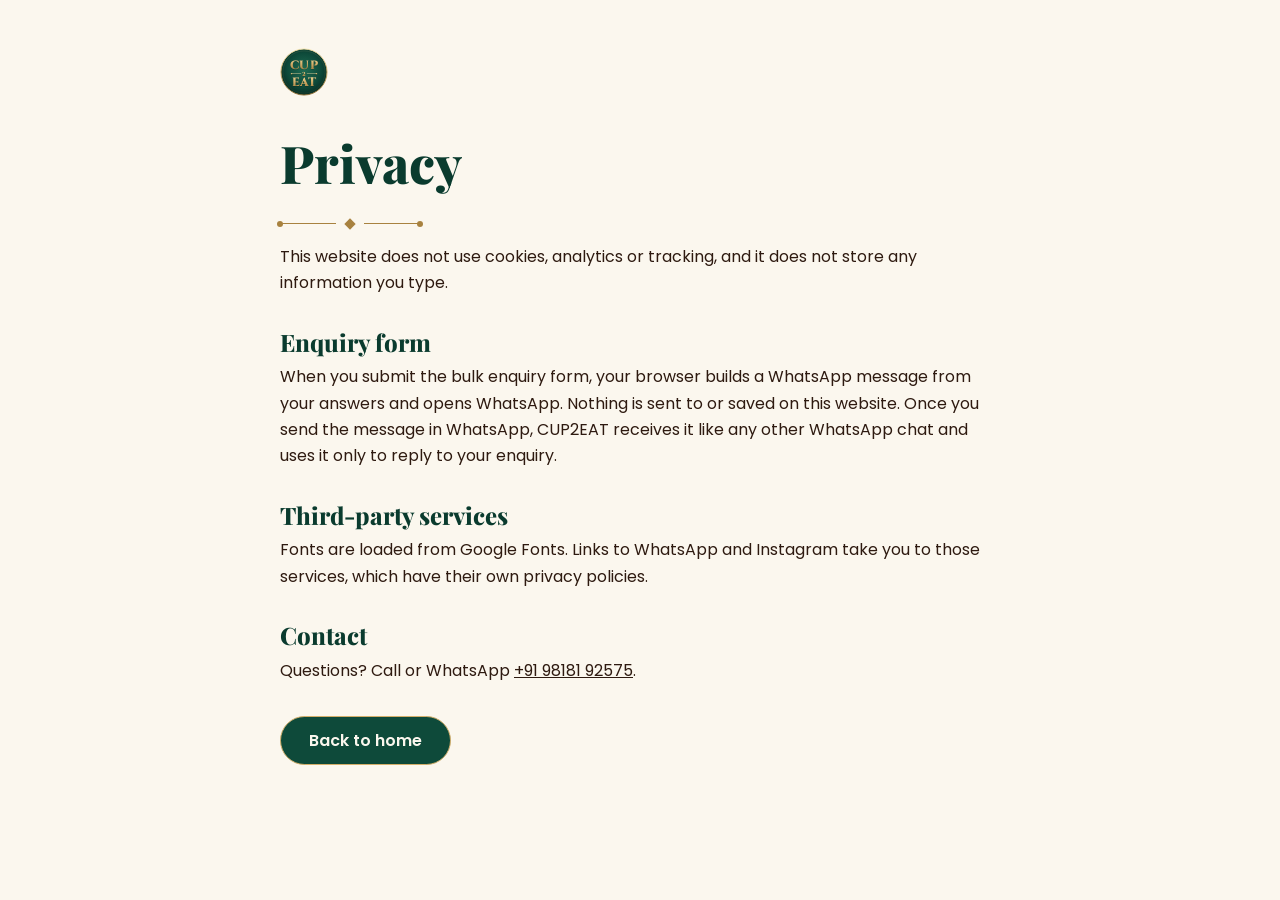
<file: privacy.html>
<!doctype html>
<html lang="en-IN">
<head>
  <meta charset="utf-8">
  <meta name="viewport" content="width=device-width, initial-scale=1">
  <title>Privacy | CUP2EAT</title>
  <meta name="robots" content="index,follow">
  <meta name="theme-color" content="#0A3B2E">
  <link rel="icon" href="assets/favicon.svg" type="image/svg+xml">
  <link rel="preconnect" href="https://fonts.googleapis.com">
  <link rel="preconnect" href="https://fonts.gstatic.com" crossorigin>
  <!-- Fonts load without blocking the first paint (text shows in a fallback font, then swaps) -->
  <link rel="preload" as="style" href="https://fonts.googleapis.com/css2?family=Cinzel:wght@700;800&family=Great+Vibes&family=Playfair+Display:wght@700;800&family=Poppins:wght@400;500;600&display=swap">
  <link rel="stylesheet" href="https://fonts.googleapis.com/css2?family=Cinzel:wght@700;800&family=Great+Vibes&family=Playfair+Display:wght@700;800&family=Poppins:wght@400;500;600&display=swap" media="print" onload="this.media='all'">
  <noscript><link rel="stylesheet" href="https://fonts.googleapis.com/css2?family=Cinzel:wght@700;800&family=Great+Vibes&family=Playfair+Display:wght@700;800&family=Poppins:wght@400;500;600&display=swap"></noscript>
  <link rel="stylesheet" href="css/styles.css">
</head>
<body class="page-doc" style="padding-bottom:48px">
<svg class="sprite" aria-hidden="true" focusable="false" xmlns="http://www.w3.org/2000/svg">
  <symbol id="i-check" viewBox="0 0 24 24" fill="none" stroke="currentColor" stroke-width="1.75" stroke-linecap="round" stroke-linejoin="round"><path d="M20 6 9 17l-5-5"/></symbol>
  <symbol id="i-x" viewBox="0 0 24 24" fill="none" stroke="currentColor" stroke-width="1.75" stroke-linecap="round" stroke-linejoin="round"><path d="M18 6 6 18M6 6l12 12"/></symbol>
  <symbol id="i-truck" viewBox="0 0 24 24" fill="none" stroke="currentColor" stroke-width="1.75" stroke-linecap="round" stroke-linejoin="round"><path d="M14 18V6a2 2 0 0 0-2-2H4a2 2 0 0 0-2 2v11a1 1 0 0 0 1 1h2"/><path d="M15 18H9"/><path d="M19 18h2a1 1 0 0 0 1-1v-3.65a1 1 0 0 0-.22-.62l-3.48-4.35A1 1 0 0 0 17.52 8H14"/><circle cx="17" cy="18" r="2"/><circle cx="7" cy="18" r="2"/></symbol>
  <symbol id="i-cup" viewBox="0 0 24 24" fill="none" stroke="currentColor" stroke-width="1.75" stroke-linecap="round" stroke-linejoin="round"><path d="M3 7h18"/><path d="M4.5 7 6.3 19.2A2 2 0 0 0 8.3 21h7.4a2 2 0 0 0 2-1.8L19.5 7"/><path d="M5.4 12h13.2M6.1 16.5h11.8"/><path d="M9.5 7l1 14M14.5 7l-1 14"/></symbol>
  <symbol id="i-chai" viewBox="0 0 24 24" fill="none" stroke="currentColor" stroke-width="1.75" stroke-linecap="round" stroke-linejoin="round"><path d="M6 8h12l-1.4 11.3a2 2 0 0 1-2 1.7H9.4a2 2 0 0 1-2-1.7Z"/><path d="M6.5 12h11"/><path d="M10 2c-.8 1 .8 2 0 3.2M14 2c-.8 1 .8 2 0 3.2"/></symbol>
  <symbol id="i-cone" viewBox="0 0 24 24" fill="none" stroke="currentColor" stroke-width="1.75" stroke-linecap="round" stroke-linejoin="round"><path d="m7 11 4.08 10.35a1 1 0 0 0 1.84 0L17 11"/><path d="M17 7A5 5 0 0 0 7 7"/><path d="M17 7a2 2 0 0 1 0 4H7a2 2 0 0 1 0-4"/></symbol>
  <symbol id="i-bean" viewBox="0 0 24 24" fill="none" stroke="currentColor" stroke-width="1.75" stroke-linecap="round" stroke-linejoin="round"><g transform="rotate(35 12 12)"><ellipse cx="12" cy="12" rx="6.5" ry="9.5"/><path d="M12 2.5c-2.6 3-2.6 6.4 0 9.5s2.6 6.5 0 9.5"/></g></symbol>
  <symbol id="i-cardamom" viewBox="0 0 24 24" fill="none" stroke="currentColor" stroke-width="1.75" stroke-linecap="round" stroke-linejoin="round"><path d="M12 2c4.6 4.4 5.4 11 0 20-5.4-9-4.6-15.6 0-20Z"/><path d="M12 5v14"/><path d="M9.6 7.5c-.9 3.2-.9 6.3.6 9.6M14.4 7.5c.9 3.2.9 6.3-.6 9.6"/></symbol>
  <symbol id="i-seal" viewBox="0 0 24 24" fill="none" stroke="currentColor" stroke-width="1.75" stroke-linecap="round" stroke-linejoin="round"><path d="M3.85 8.62a4 4 0 0 1 4.78-4.77 4 4 0 0 1 6.74 0 4 4 0 0 1 4.78 4.78 4 4 0 0 1 0 6.74 4 4 0 0 1-4.77 4.78 4 4 0 0 1-6.75 0 4 4 0 0 1-4.78-4.77 4 4 0 0 1 0-6.76Z"/><path d="m9 12 2 2 4-4"/></symbol>
  <symbol id="i-leaf" viewBox="0 0 24 24" fill="none" stroke="currentColor" stroke-width="1.75" stroke-linecap="round" stroke-linejoin="round"><path d="M11 20A7 7 0 0 1 9.8 6.1C15.5 5 17 4.48 19 2c1 2 2 4.18 2 8 0 5.5-4.78 10-10 10Z"/><path d="M2 21c0-3 1.85-5.36 5.08-6C9.5 14.52 12 13 13 12"/></symbol>
  <symbol id="i-recycle" viewBox="0 0 24 24" fill="none" stroke="currentColor" stroke-width="1.75" stroke-linecap="round" stroke-linejoin="round"><path d="M7 19H4.8a1.8 1.8 0 0 1-1.6-.9 1.8 1.8 0 0 1 0-1.8L7.2 9.5"/><path d="M11 19h8.2a1.8 1.8 0 0 0 1.6-.9 1.8 1.8 0 0 0 0-1.8l-1.2-2.1"/><path d="m14 16-3 3 3 3"/><path d="M8.3 13.6 7.2 9.5 3.1 10.6"/><path d="m9.3 5.8 1.1-1.9A1.8 1.8 0 0 1 12 3a1.8 1.8 0 0 1 1.5.9l4 6.8"/><path d="m13.4 9.6 4.1 1.1 1.1-4.1"/></symbol>
  <symbol id="i-gem" viewBox="0 0 24 24" fill="none" stroke="currentColor" stroke-width="1.75" stroke-linecap="round" stroke-linejoin="round"><path d="M6 3h12l4 6-10 13L2 9Z"/><path d="M11 3 8 9l4 13 4-13-3-6"/><path d="M2 9h20"/></symbol>
  <symbol id="i-store" viewBox="0 0 24 24" fill="none" stroke="currentColor" stroke-width="1.75" stroke-linecap="round" stroke-linejoin="round"><path d="m2 7 4.4-4.4A2 2 0 0 1 7.8 2h8.4a2 2 0 0 1 1.4.6L22 7"/><path d="M4 12v8a2 2 0 0 0 2 2h12a2 2 0 0 0 2-2v-8"/><path d="M15 22v-4a2 2 0 0 0-2-2h-2a2 2 0 0 0-2 2v4"/><path d="M2 7h20v3a2 2 0 0 1-2 2 2.7 2.7 0 0 1-2-.8 2.7 2.7 0 0 1-4 0 2.7 2.7 0 0 1-4 0 2.7 2.7 0 0 1-4 0A2.7 2.7 0 0 1 4 12a2 2 0 0 1-2-2Z"/></symbol>
  <symbol id="i-utensils" viewBox="0 0 24 24" fill="none" stroke="currentColor" stroke-width="1.75" stroke-linecap="round" stroke-linejoin="round"><path d="M3 2v7c0 1.1.9 2 2 2h4a2 2 0 0 0 2-2V2"/><path d="M7 2v20"/><path d="M21 15V2a5 5 0 0 0-5 5v6c0 1.1.9 2 2 2h3Zm0 0v7"/></symbol>
  <symbol id="i-heart" viewBox="0 0 24 24" fill="none" stroke="currentColor" stroke-width="1.75" stroke-linecap="round" stroke-linejoin="round"><path d="M19 14c1.49-1.46 3-3.21 3-5.5A5.5 5.5 0 0 0 16.5 3c-1.76 0-3 .5-4.5 2-1.5-1.5-2.74-2-4.5-2A5.5 5.5 0 0 0 2 8.5c0 2.3 1.5 4.05 3 5.5l7 7Z"/></symbol>
  <symbol id="i-graduation" viewBox="0 0 24 24" fill="none" stroke="currentColor" stroke-width="1.75" stroke-linecap="round" stroke-linejoin="round"><path d="M21.42 10.92a1 1 0 0 0-.02-1.84L12.83 5.18a2 2 0 0 0-1.66 0L2.6 9.08a1 1 0 0 0 0 1.83l8.57 3.91a2 2 0 0 0 1.66 0Z"/><path d="M22 10v6"/><path d="M6 12.5V16a6 3 0 0 0 12 0v-3.5"/></symbol>
  <symbol id="i-gift" viewBox="0 0 24 24" fill="none" stroke="currentColor" stroke-width="1.75" stroke-linecap="round" stroke-linejoin="round"><rect x="3" y="8" width="18" height="4" rx="1"/><path d="M12 8v13"/><path d="M19 12v7a2 2 0 0 1-2 2H7a2 2 0 0 1-2-2v-7"/><path d="M7.5 8a2.5 2.5 0 0 1 0-5C10 3 12 8 12 8s2-5 4.5-5a2.5 2.5 0 0 1 0 5"/></symbol>
  <symbol id="i-phone" viewBox="0 0 24 24" fill="none" stroke="currentColor" stroke-width="1.75" stroke-linecap="round" stroke-linejoin="round"><path d="M22 16.92v3a2 2 0 0 1-2.18 2 19.8 19.8 0 0 1-8.63-3.07 19.5 19.5 0 0 1-6-6A19.8 19.8 0 0 1 2.12 4.18 2 2 0 0 1 4.11 2h3a2 2 0 0 1 2 1.72c.13.96.36 1.9.7 2.81a2 2 0 0 1-.45 2.11L8.09 9.91a16 16 0 0 0 6 6l1.27-1.27a2 2 0 0 1 2.11-.45c.91.34 1.85.57 2.81.7A2 2 0 0 1 22 16.92Z"/></symbol>
  <symbol id="i-chat" viewBox="0 0 24 24" fill="none" stroke="currentColor" stroke-width="1.75" stroke-linecap="round" stroke-linejoin="round"><path d="M7.9 20A9 9 0 1 0 4 16.1L2 22Z"/><path d="M8.5 9.5c0 3 3 6 6 6l1.3-1.3-2-1-1 .8c-1-.4-2.4-1.8-2.8-2.8l.8-1-1-2Z"/></symbol>
  <symbol id="i-instagram" viewBox="0 0 24 24" fill="none" stroke="currentColor" stroke-width="1.75" stroke-linecap="round" stroke-linejoin="round"><rect x="2" y="2" width="20" height="20" rx="5"/><circle cx="12" cy="12" r="4"/><path d="M17.5 6.5h.01"/></symbol>
  <symbol id="i-pin" viewBox="0 0 24 24" fill="none" stroke="currentColor" stroke-width="1.75" stroke-linecap="round" stroke-linejoin="round"><path d="M20 10c0 6-8 12-8 12s-8-6-8-12a8 8 0 0 1 16 0Z"/><circle cx="12" cy="10" r="3"/></symbol>
  <symbol id="i-menu" viewBox="0 0 24 24" fill="none" stroke="currentColor" stroke-width="1.75" stroke-linecap="round" stroke-linejoin="round"><path d="M4 6h16M4 12h16M4 18h16"/></symbol>
  <symbol id="i-arrow-left" viewBox="0 0 24 24" fill="none" stroke="currentColor" stroke-width="1.75" stroke-linecap="round" stroke-linejoin="round"><path d="m12 19-7-7 7-7M19 12H5"/></symbol>
  <symbol id="i-arrow-right" viewBox="0 0 24 24" fill="none" stroke="currentColor" stroke-width="1.75" stroke-linecap="round" stroke-linejoin="round"><path d="M5 12h14m-7-7 7 7-7 7"/></symbol>
  <symbol id="i-arrow-up" viewBox="0 0 24 24" fill="none" stroke="currentColor" stroke-width="1.75" stroke-linecap="round" stroke-linejoin="round"><path d="m5 12 7-7 7 7M12 19V5"/></symbol>
  <symbol id="i-plus" viewBox="0 0 24 24" fill="none" stroke="currentColor" stroke-width="1.75" stroke-linecap="round" stroke-linejoin="round"><path d="M12 5v14M5 12h14"/></symbol>
  <symbol id="i-award" viewBox="0 0 24 24" fill="none" stroke="currentColor" stroke-width="1.75" stroke-linecap="round" stroke-linejoin="round"><circle cx="12" cy="8" r="6"/><path d="m15.48 12.89 1.51 8.53a.5.5 0 0 1-.81.47l-3.58-2.69a1 1 0 0 0-1.2 0l-3.59 2.69a.5.5 0 0 1-.81-.47l1.52-8.53"/></symbol>
  <symbol id="i-pour" viewBox="0 0 24 24" fill="none" stroke="currentColor" stroke-width="1.75" stroke-linecap="round" stroke-linejoin="round"><path d="M4.5 11h15"/><path d="m5.5 11 1.4 8.3A2 2 0 0 0 8.9 21h6.2a2 2 0 0 0 2-1.7l1.4-8.3"/><path d="M12 2v6"/><path d="m9.5 5.5 2.5 2.5 2.5-2.5"/></symbol>
  <symbol id="i-coffee" viewBox="0 0 24 24" fill="none" stroke="currentColor" stroke-width="1.75" stroke-linecap="round" stroke-linejoin="round"><path d="M10 2v2M14 2v2M6 2v2"/><path d="M16 8a1 1 0 0 1 1 1v8a4 4 0 0 1-4 4H7a4 4 0 0 1-4-4V9a1 1 0 0 1 1-1h14a4 4 0 1 1-1 7.83"/></symbol>
  <symbol id="i-bite" viewBox="0 0 24 24" fill="none" stroke="currentColor" stroke-width="1.75" stroke-linecap="round" stroke-linejoin="round"><path d="M12 2a10 10 0 1 0 10 10 4 4 0 0 1-5-5 4 4 0 0 1-5-5"/><path d="M8.5 8.5v.01M16 15.5v.01M12 12v.01M11 17v.01M7 14v.01"/></symbol>
  <symbol id="i-camera" viewBox="0 0 24 24" fill="none" stroke="currentColor" stroke-width="1.75" stroke-linecap="round" stroke-linejoin="round"><path d="M14.5 4h-5L7 7H4a2 2 0 0 0-2 2v9a2 2 0 0 0 2 2h16a2 2 0 0 0 2-2V9a2 2 0 0 0-2-2h-3Z"/><circle cx="12" cy="13" r="3"/></symbol>
  <symbol id="i-download" viewBox="0 0 24 24" fill="none" stroke="currentColor" stroke-width="1.75" stroke-linecap="round" stroke-linejoin="round"><path d="M12 15V3"/><path d="m7 10 5 5 5-5"/><path d="M21 15v4a2 2 0 0 1-2 2H5a2 2 0 0 1-2-2v-4"/></symbol>
  <defs>
    <radialGradient id="lg-emerald" cx="50%" cy="45%" r="60%">
      <stop offset="0%" stop-color="#1F6B52"/>
      <stop offset="60%" stop-color="#0E4A3A"/>
      <stop offset="100%" stop-color="#062820"/>
    </radialGradient>
    <linearGradient id="lg-gold" x1="0" y1="0" x2="0" y2="1">
      <stop offset="0%" stop-color="#F6E3A8"/>
      <stop offset="45%" stop-color="#D4AF6A"/>
      <stop offset="100%" stop-color="#8C6A2F"/>
    </linearGradient>
    <filter id="lg-emboss" x="-10%" y="-10%" width="120%" height="130%">
      <feDropShadow dx="0" dy="1.5" stdDeviation="1" flood-color="#000" flood-opacity=".45"/>
    </filter>
  </defs>
  <symbol id="logo-badge" viewBox="0 0 200 200"><circle cx="100" cy="100" r="96" fill="url(#lg-emerald)" stroke="url(#lg-gold)" stroke-width="4"/>
  <circle cx="100" cy="100" r="88" fill="none" stroke="url(#lg-gold)" stroke-width="0.75" opacity=".55"/>
  <g fill="url(#lg-gold)" filter="url(#lg-emboss)" font-family="Cinzel, 'Playfair Display', Georgia, serif" font-weight="800" text-anchor="middle">
    <text x="100" y="86" font-size="50" letter-spacing="1">CUP</text>
    <text x="100" y="116" font-size="24">2</text>
    <text x="100" y="160" font-size="50" letter-spacing="1">EAT</text>
    <rect x="48" y="106.5" width="40" height="1.6"/>
    <rect x="112" y="106.5" width="40" height="1.6"/>
    <circle cx="48" cy="107.3" r="3"/>
    <circle cx="152" cy="107.3" r="3"/>
  </g></symbol>
</svg>
<main>
  <a class="brand" href="index.html" aria-label="CUP2EAT home" style="color:var(--emerald-900)">
    <svg class="brand__badge" viewBox="0 0 200 200" aria-hidden="true"><use href="#logo-badge"/></svg>
  </a>
  <h1>Privacy</h1>
  <span class="rule rule--left" aria-hidden="true" style="color:var(--gold-700)"><i></i><b></b><i></i></span>
  <!-- REPLACE: have the owner review this text before going live -->
  <p>This website does not use cookies, analytics or tracking, and it does not store any information you type.</p>
  <h2>Enquiry form</h2>
  <p>When you submit the bulk enquiry form, your browser builds a WhatsApp message from your answers and opens WhatsApp. Nothing is sent to or saved on this website. Once you send the message in WhatsApp, CUP2EAT receives it like any other WhatsApp chat and uses it only to reply to your enquiry.</p>
  <h2>Third-party services</h2>
  <p>Fonts are loaded from Google Fonts. Links to WhatsApp and Instagram take you to those services, which have their own privacy policies.</p>
  <h2>Contact</h2>
  <p>Questions? Call or WhatsApp <a href="tel:+919818192575">+91 98181 92575</a>.</p>
  <p style="margin-top:32px"><a class="btn btn--emerald" href="index.html">Back to home</a></p>
</main>
</body>
</html>
</file>
<file: css/styles.css>
/* =====================================================================
   CUP2EAT — styles.css
   Design tokens copied exactly from DESIGN.md §11, then extended.
   Mobile-first: base styles = phone; media queries add larger screens.
   ===================================================================== */

/* ---------- 1. Tokens (DESIGN.md §11 — do not edit casually) ---------- */
:root{
  --emerald-950:#062820; --emerald-900:#0A3B2E; --emerald-700:#0E4A3A;
  --emerald-500:#1F6B52; --emerald-100:#DCEBE4;
  --gold-300:#F6E3A8; --gold-500:#D4AF6A; --gold-700:#A8823F; --gold-900:#8C6A2F;
  --cream-50:#FBF7EE; --cream-100:#F6EEDC;
  --wafer-300:#E9C98F; --wafer-500:#C99A5B;
  --choco-700:#5A3522; --choco-900:#2E1A10; --elaichi-400:#B9BC6A;
  --saffron:#FF9933; --india-green:#138808; --whatsapp:#25D366;

  --grad-gold:linear-gradient(180deg,#F6E3A8 0%,#D4AF6A 45%,#8C6A2F 100%);
  --grad-gold-h:linear-gradient(90deg,#8C6A2F 0%,#F6E3A8 50%,#8C6A2F 100%);
  --grad-emerald:radial-gradient(120% 90% at 50% 30%,#1F6B52 0%,#0E4A3A 45%,#062820 100%);

  --font-logo:'Cinzel',serif; --font-head:'Playfair Display',serif;
  --font-script:'Great Vibes',cursive; --font-body:'Poppins',sans-serif;

  --radius-sm:12px; --radius-md:20px; --radius-lg:24px; --radius-pill:999px;
  --shadow-card:0 10px 30px rgba(6,40,32,.08);
  --shadow-gold:0 6px 18px rgba(140,106,47,.35);
  --ease-out:cubic-bezier(.2,.7,.2,1);
}
/* Extra tokens (derived from DESIGN.md) */
:root{
  --grad-cream:linear-gradient(180deg,#FBF7EE 0%,#F6EEDC 100%);
  --gutter:24px;
  --nav-h:72px;
  --section-pad:64px;
  --wafer-tex:url("data:image/svg+xml,%3Csvg xmlns='http://www.w3.org/2000/svg' width='28' height='28' viewBox='0 0 28 28'%3E%3Cpath d='M0 14L14 0L28 14L14 28Z' fill='none' stroke='%235A3522' stroke-width='1' opacity='.05'/%3E%3C/svg%3E");
  --wafer-tex-dark:url("data:image/svg+xml,%3Csvg xmlns='http://www.w3.org/2000/svg' width='28' height='28' viewBox='0 0 28 28'%3E%3Cpath d='M0 14L14 0L28 14L14 28Z' fill='none' stroke='%23D4AF6A' stroke-width='1' opacity='.06'/%3E%3C/svg%3E");
}
@media (min-width:1024px){ :root{ --gutter:32px; --section-pad:96px; } }

/* ---------- 2. Reset & base ---------- */
*,*::before,*::after{ box-sizing:border-box; }
html{ scroll-behavior:smooth; -webkit-text-size-adjust:100%; }
body{
  margin:0; background:var(--cream-50); color:var(--choco-900);
  font-family:var(--font-body); font-size:1rem; line-height:1.65;
  overflow-x:hidden; -webkit-font-smoothing:antialiased;
}
img,svg{ display:block; max-width:100%; }
img{ height:auto; }
a{ color:inherit; }
button,input,select,textarea{ font:inherit; color:inherit; }
h1,h2,h3{ font-family:var(--font-head); font-weight:800; margin:0; color:var(--emerald-900); }
h2{ font-size:clamp(1.75rem,3.2vw,2.75rem); line-height:1.15; }
h3{ font-size:clamp(1.25rem,2vw,1.5rem); line-height:1.25; font-weight:700; }
p{ margin:0 0 1em; }
.sprite{ position:absolute; width:0; height:0; overflow:hidden; }
.icon{ width:1.25em; height:1.25em; flex:none; }
.sr-only{ position:absolute!important; width:1px; height:1px; padding:0; margin:-1px; overflow:hidden; clip:rect(0,0,0,0); white-space:nowrap; border:0; }
.skip-link{ position:absolute; left:16px; top:-60px; z-index:200; background:var(--gold-300); color:var(--emerald-950); padding:10px 16px; border-radius:var(--radius-sm); font-weight:600; }
.skip-link:focus{ top:16px; }

:focus-visible{ outline:3px solid var(--gold-300); outline-offset:2px; }
section[id]{ scroll-margin-top:calc(var(--nav-h) - 1px); }

.container{ width:100%; max-width:calc(1200px + var(--gutter)*2); margin:0 auto; padding:0 var(--gutter); }
.container--wide{ max-width:calc(1360px + var(--gutter)*2); }
.section{ padding:var(--section-pad) 0; position:relative; }

/* Section backgrounds — emerald and cream alternate (DESIGN.md §3.4) */
.bg-cream50{ background:var(--cream-50); }
.bg-cream100{ background:var(--cream-100); }
.bg-wafer{ background-image:var(--wafer-tex); }
.bg-emerald{ background:var(--grad-emerald); color:var(--cream-50); }
.bg-emerald950{ background:var(--emerald-950); color:var(--cream-50); }
.bg-emerald h2,.bg-emerald950 h2,.bg-emerald h3,.bg-emerald950 h3{ color:var(--gold-300); }

/* Placeholder markers: visible so the owner can spot them */
.ph{ background:rgba(212,175,106,.18); border:1px dashed var(--gold-700); border-radius:6px; padding:0 .3em; font-size:.92em; font-style:normal; }
.bg-emerald .ph,.bg-emerald950 .ph,.pricing-card .ph,.contact-info .ph,.footer .ph{ border-color:var(--gold-500); color:var(--gold-300); }

/* ---------- 3. Section heading pattern: eyebrow + rule + H2 + lead ---------- */
.section-head{ text-align:center; max-width:720px; margin:0 auto 48px; }
.eyebrow{
  display:block; font-family:var(--font-logo); font-weight:700; font-size:.8rem; line-height:1.2;
  letter-spacing:.2em; text-transform:uppercase; color:var(--gold-700);
}
.bg-emerald .eyebrow,.bg-emerald950 .eyebrow,.hero .eyebrow{ color:var(--gold-500); }
.lead{ font-size:1.125rem; line-height:1.65; margin:16px auto 0; max-width:60ch; }
.bg-emerald .lead,.bg-emerald950 .lead{ color:rgba(251,247,238,.85); }

/* The Divider Rule ●──── ◆ ────● (from the "— 2 —" in the logo) */
.rule{ display:flex; align-items:center; justify-content:center; gap:10px; margin:14px auto 16px; color:var(--gold-500); }
.rule i{ position:relative; display:block; width:56px; height:1px; background:currentColor; }
.rule i::before{ content:""; position:absolute; top:-2.5px; width:6px; height:6px; border-radius:50%; background:currentColor; }
.rule i:first-child::before{ left:-3px; }
.rule i:last-child::before{ right:-3px; }
.rule b{ display:block; width:8px; height:8px; background:currentColor; transform:rotate(45deg); }
.rule--left{ justify-content:flex-start; }
.section-head .rule{ color:var(--gold-700); }
.bg-emerald .rule,.bg-emerald950 .rule,.hero .rule{ color:var(--gold-500); }

.script{ font-family:var(--font-script); font-weight:400; }

/* ---------- 4. Buttons ---------- */
.btn{
  --pad:14px 28px;
  position:relative; display:inline-flex; align-items:center; justify-content:center; gap:10px;
  padding:var(--pad); border-radius:var(--radius-pill); border:0; cursor:pointer;
  font-family:var(--font-body); font-weight:600; font-size:1rem; line-height:1.2; text-decoration:none;
  overflow:hidden; isolation:isolate; white-space:nowrap;
  transition:transform .25s var(--ease-out), box-shadow .25s var(--ease-out), background-color .25s;
}
.btn .icon{ width:1.15em; height:1.15em; }
.btn--sm{ --pad:10px 20px; font-size:.9rem; }
.btn--block{ width:100%; }

.btn--gold{ background:var(--grad-gold); color:var(--emerald-950); box-shadow:inset 0 1px 0 rgba(255,255,255,.5), var(--shadow-gold); }
/* Shimmer sweep: --grad-gold-h slides left → right on hover (700ms) */
.btn--gold::after{
  content:""; position:absolute; inset:0; z-index:-1; background:var(--grad-gold-h); background-size:200% 100%;
  opacity:0; transform:translateX(-100%); transition:transform .7s var(--ease-out), opacity .3s;
  mix-blend-mode:soft-light;
}
.btn--gold::before{ content:""; position:absolute; inset:0; z-index:-2; background:var(--grad-gold); }
.btn--gold:hover{ transform:translateY(-2px); box-shadow:inset 0 1px 0 rgba(255,255,255,.5), 0 10px 24px rgba(140,106,47,.45); }
.btn--gold:hover::after{ opacity:1; transform:translateX(100%); }
.btn--gold:active{ transform:translateY(0); background:var(--gold-700); }

.btn--emerald{ background:var(--emerald-700); color:var(--cream-50); border:1px solid var(--gold-500); }
.btn--emerald:hover{ background:var(--emerald-500); }

.btn--ghost{ background:transparent; border:1.5px solid var(--gold-500); color:var(--gold-300); }
.btn--ghost:hover{ background:rgba(212,175,106,.12); }
.on-cream .btn--ghost,.btn--ghost.on-cream{ color:var(--emerald-700); border-color:var(--gold-700); }
.on-cream .btn--ghost:hover{ background:rgba(14,74,58,.06); }

/* WhatsApp green with dark text: white on #25D366 fails WCAG AA, so we use emerald-950 */
.btn--wa{ background:var(--whatsapp); color:var(--emerald-950); }
.btn--wa:hover{ transform:translateY(-2px); box-shadow:0 8px 20px rgba(37,211,102,.35); }

/* ---------- 5. Pills & badges ---------- */
.pill{ display:inline-flex; align-items:center; gap:8px; padding:8px 14px; border-radius:var(--radius-pill); font-size:.875rem; font-weight:500; line-height:1.2; }
.pill--trust{ background:var(--emerald-900); color:var(--cream-50); border:1px solid rgba(212,175,106,.35); }
.pill--trust .icon{ color:var(--gold-500); }
.pill-row{ display:flex; flex-wrap:wrap; gap:10px; }
.hero__pills{ list-style:none; margin:0; padding:0; display:grid; grid-template-columns:repeat(2,max-content); gap:10px; }
.hero__pills .pill{ justify-content:flex-start; }
.pill__short{ display:none; }
@media (max-width:400px){ .pill__long{ display:none; } .pill__short{ display:inline; } }
@media (max-width:400px){ .hero__pills{ gap:8px; } .hero__pills .pill{ font-size:.78rem; padding:8px 10px; gap:6px; white-space:nowrap; } }
@media (max-width:359px){ .hero__pills{ grid-template-columns:1fr 1fr; } .hero__pills .pill{ white-space:normal; } }

.flavour-pill{ display:inline-block; padding:4px 12px; border-radius:var(--radius-pill); font-size:.78rem; font-weight:600; letter-spacing:.02em; }
.flavour-pill--chocolate{ background:var(--choco-700); color:var(--cream-50); }
.flavour-pill--vanilla{ background:var(--wafer-300); color:var(--choco-900); }
.flavour-pill--elaichi{ background:var(--elaichi-400); color:var(--choco-900); }
.flavour-pill--coated{ background:var(--choco-900); color:var(--gold-300); }

/* "Delivery All Over India" — cream with tricolour stripe on the left edge */
.delivery-badge{
  display:inline-flex; align-items:center; gap:12px; padding:12px 20px 12px 24px; position:relative;
  background:var(--cream-50); color:var(--emerald-900); border-radius:var(--radius-sm); font-weight:600; overflow:hidden;
  box-shadow:var(--shadow-card);
}
.delivery-badge::before{ content:""; position:absolute; left:0; top:0; bottom:0; width:6px;
  background:linear-gradient(180deg,var(--saffron) 0 33.3%,#fff 33.3% 66.6%,var(--india-green) 66.6%); }
.delivery-badge .icon{ color:var(--emerald-700); width:1.5em; height:1.5em; }

/* FSSAI circular gold seal */
.fssai-seal{
  width:112px; height:112px; border-radius:50%; flex:none; display:grid; place-items:center; text-align:center;
  background:var(--grad-gold); color:var(--emerald-950); padding:10px;
  box-shadow:inset 0 0 0 4px rgba(255,255,255,.35), inset 0 0 0 6px var(--gold-900), var(--shadow-gold);
  font-family:var(--font-logo); font-weight:800; font-size:.8rem; letter-spacing:.08em; line-height:1.15;
}
.fssai-seal .icon{ width:24px; height:24px; margin:0 auto 4px; }

/* Medallion: gold 2px ring + emerald fill (icons, swatches, steps) */
.medallion{
  width:64px; height:64px; border-radius:50%; display:grid; place-items:center; flex:none;
  background:var(--grad-emerald); border:2px solid var(--gold-500); color:var(--gold-500);
  box-shadow:inset 0 1px 0 rgba(246,227,168,.25), 0 6px 16px rgba(6,40,32,.18);
}
.medallion .icon{ width:28px; height:28px; }

/* ---------- 6. Navbar ---------- */
.nav{
  position:fixed; inset:0 0 auto; z-index:100; height:var(--nav-h);
  transition:background-color .3s, border-color .3s, backdrop-filter .3s;
  border-bottom:1px solid transparent;
}
.nav.is-solid{ background:rgba(10,59,46,.92); -webkit-backdrop-filter:blur(10px); backdrop-filter:blur(10px); border-bottom-color:rgba(212,175,106,.45); }
.nav__inner{ height:100%; display:flex; align-items:center; justify-content:space-between; gap:16px; }
.brand{ display:flex; align-items:center; gap:12px; text-decoration:none; }
.brand__badge{ width:44px; height:44px; }
.brand__name{ display:none; font-family:var(--font-logo); font-weight:800; font-size:1.25rem; letter-spacing:.06em;
  background:var(--grad-gold); -webkit-background-clip:text; background-clip:text; color:transparent; }
.nav__links{ display:none; list-style:none; margin:0; padding:0; gap:24px; }
.nav__links a{ position:relative; color:var(--cream-50); text-decoration:none; font-weight:500; font-size:.95rem; padding:6px 0; }
.nav__links a::after{ content:""; position:absolute; left:0; right:0; bottom:0; height:2px; background:var(--gold-500);
  transform:scaleX(0); transform-origin:left; transition:transform .3s var(--ease-out); }
.nav__links a:hover::after,.nav__links a:focus-visible::after{ transform:scaleX(1); }
.nav__cta{ display:none; }
.nav__toggle{ display:grid; place-items:center; width:44px; height:44px; border-radius:50%; border:1.5px solid var(--gold-500);
  background:rgba(6,40,32,.4); color:var(--gold-300); cursor:pointer; }
.nav__toggle .icon{ width:22px; height:22px; }

@media (min-width:1024px){
  .brand__badge{ width:48px; height:48px; }
  .brand__name{ display:block; }
  .nav__links{ display:flex; }
  .nav__cta{ display:inline-flex; }
  .nav__toggle{ display:none; }
}
@media (min-width:1024px) and (max-width:1180px){ .nav__links{ gap:16px; } .nav__links a{ font-size:.88rem; } }

/* Mobile full-screen menu */
.menu{
  position:fixed; inset:0; z-index:150; background:var(--grad-emerald); color:var(--cream-50);
  display:flex; flex-direction:column; padding:20px var(--gutter) 32px; overflow-y:auto;
  opacity:0; visibility:hidden; transform:translateY(-12px);
  transition:opacity .3s var(--ease-out), transform .3s var(--ease-out), visibility 0s .3s;
}
.menu.is-open{ opacity:1; visibility:visible; transform:none; transition-delay:0s; }
.menu__top{ display:flex; justify-content:space-between; align-items:center; margin-bottom:24px; }
.menu__list{ list-style:none; margin:0 auto; padding:0; text-align:center; width:100%; max-width:360px; }
.menu__list a{ display:block; font-family:var(--font-head); font-weight:700; font-size:2rem; line-height:1.2; padding:10px 0; color:var(--cream-50); text-decoration:none; }
.menu__list a:hover{ color:var(--gold-300); }
.menu__list .rule{ margin:2px auto; }
.menu__list .rule i{ width:40px; }
.menu__cta{ margin:28px auto 0; }
body.menu-open{ overflow:hidden; }

/* ---------- 7. Hero ---------- */
.hero{
  position:relative; overflow:hidden; color:var(--cream-50);
  background:var(--wafer-tex-dark), var(--grad-emerald);
  padding:calc(var(--nav-h) + 40px) 0 64px;
}
.hero__grid{ display:grid; gap:40px; align-items:center; }
.hero .eyebrow{ font-size:.72rem; }
.hero__title{
  font-size:clamp(2.75rem,6vw,5rem); line-height:1.05; margin:4px 0 20px; font-weight:800;
  background:var(--grad-gold); -webkit-background-clip:text; background-clip:text; color:transparent;
  padding-bottom:.08em;
}
.hero__title .script{ font-size:1.25em; display:inline-block; padding:0 .12em; line-height:.9; }
.hero__lead{ font-size:1.125rem; color:rgba(251,247,238,.88); max-width:52ch; margin-bottom:28px; }
.hero__ctas{ display:flex; flex-wrap:wrap; gap:12px; margin-bottom:28px; }
.hero__ctas .btn{ flex:1 1 220px; }
.hero__visual{ position:relative; max-width:560px; width:100%; margin:0 auto; }
.hero__badge-bg{ position:absolute; width:78%; left:11%; top:-2%; opacity:.15; pointer-events:none; }
.hero__badge{ display:none; position:absolute; width:clamp(110px,24%,150px); right:-1%; top:-10%; z-index:2; filter:drop-shadow(0 12px 24px rgba(0,0,0,.45)); }
@media (min-width:640px){ .hero__badge{ display:block; } .hero__visual{ margin-top:24px; } }
.hero__cups{ position:relative; z-index:1; width:100%; height:auto; }
.anim .float{ animation:float 6s ease-in-out infinite; }
.float--delay{ animation-delay:-3s; }
@keyframes float{ 0%,100%{ transform:translateY(0); } 50%{ transform:translateY(-8px); } }
.steam path{ opacity:.45; }
.anim .steam path{ animation:steam 4s ease-in-out infinite; opacity:0; }
.steam path:nth-child(2){ animation-delay:-1.3s; }
.steam path:nth-child(3){ animation-delay:-2.6s; }
@keyframes steam{ 0%{ opacity:0; transform:translateY(10px); } 35%{ opacity:.7; } 100%{ opacity:0; transform:translateY(-22px); } }
.bean{ position:absolute; width:34px; height:auto; color:var(--choco-700); pointer-events:none; will-change:transform; }
.bean--1{ left:2%; bottom:6%; }
.bean--2{ right:8%; bottom:2%; width:26px; }
.bean--3{ left:46%; top:6%; width:22px; opacity:.7; }
.bean--4{ left:-6%; top:20%; width:30px; color:var(--elaichi-400); }

@media (min-width:1024px){
  .hero{ padding:calc(var(--nav-h) + 72px) 0 96px; }
  .hero__grid{ grid-template-columns:1.05fr 1fr; gap:48px; }
  .hero__ctas .btn{ flex:0 0 auto; }
  .hero .eyebrow{ font-size:.8rem; }
}

/* ---------- 8. How it works ---------- */
.steps{ display:grid; gap:40px; list-style:none; margin:0; padding:0; counter-reset:step; position:relative; }
.step{ text-align:center; position:relative; }
.step .medallion{ width:88px; height:88px; margin:0 auto 18px; }
.step .medallion .icon{ width:36px; height:36px; }
.step__num{ font-family:var(--font-logo); font-weight:700; font-size:.8rem; letter-spacing:.2em; color:var(--gold-700); display:block; margin-bottom:4px; }
.step p{ max-width:28ch; margin:8px auto 0; }
.steps__tagline{ text-align:center; margin:48px 0 0; font-family:var(--font-script); font-size:clamp(2rem,4vw,2.75rem); color:var(--gold-700); line-height:1.2; }
@media (min-width:768px){
  .steps{ grid-template-columns:repeat(3,1fr); gap:24px; }
  /* dotted gold connector between the medallions */
  .steps::before{ content:""; position:absolute; top:44px; left:calc(16.66% + 52px); right:calc(16.66% + 52px); height:0;
    border-top:2px dotted var(--gold-500); }
}

/* ---------- 9. Flavours / product cards ---------- */
.grid{ display:grid; gap:24px; }
.grid--products{ grid-template-columns:1fr; }
@media (min-width:640px){ .grid--products{ grid-template-columns:repeat(2,1fr); } }
@media (min-width:1100px){ .grid--products{ grid-template-columns:repeat(4,1fr); } }

@property --bite{ syntax:'<length>'; inherits:false; initial-value:0px; }
.product{
  background:var(--cream-50); border-radius:var(--radius-lg); border:1px solid rgba(212,175,106,.35);
  box-shadow:var(--shadow-card); padding:24px; display:flex; flex-direction:column; gap:12px;
  transition:transform .35s var(--ease-out), border-color .35s, box-shadow .35s;
}
.product:hover,.product:focus-within{ transform:translateY(-6px); border-color:rgba(212,175,106,1); box-shadow:0 18px 40px rgba(6,40,32,.14); }
.product__media{
  --bite:0px;
  aspect-ratio:1; width:min(220px,80%); margin:0 auto 8px; border-radius:50%;
  background:var(--grad-emerald); border:2px solid var(--gold-500); display:grid; place-items:center; position:relative;
  /* Bite mark: three overlapping circles cut from the top-right edge on hover */
  -webkit-mask:
    radial-gradient(circle at 88% 14%, transparent var(--bite), #000 calc(var(--bite) + .5px)),
    radial-gradient(circle at 97% 30%, transparent calc(var(--bite) * .8), #000 calc(var(--bite) * .8 + .5px)),
    radial-gradient(circle at 74% 3%, transparent calc(var(--bite) * .8), #000 calc(var(--bite) * .8 + .5px));
  -webkit-mask-composite:source-in;
  mask:
    radial-gradient(circle at 88% 14%, transparent var(--bite), #000 calc(var(--bite) + .5px)),
    radial-gradient(circle at 97% 30%, transparent calc(var(--bite) * .8), #000 calc(var(--bite) * .8 + .5px)),
    radial-gradient(circle at 74% 3%, transparent calc(var(--bite) * .8), #000 calc(var(--bite) * .8 + .5px));
  mask-composite:intersect;
  transition:--bite .4s var(--ease-out);
}
.product:hover .product__media,.product:focus-within .product__media{ --bite:20px; }
.product__media img{ width:82%; height:auto; filter:drop-shadow(0 10px 14px rgba(0,0,0,.35)); }
.product h3{ font-size:1.3rem; }
.product p{ margin:0; font-size:.95rem; color:var(--choco-700); }
.chips{ display:flex; flex-wrap:wrap; gap:6px; list-style:none; padding:0; margin:0; }
.chips__label{ font-size:.75rem; font-weight:600; letter-spacing:.08em; text-transform:uppercase; color:var(--emerald-700); width:100%; }
.chip{ display:inline-flex; align-items:center; gap:5px; padding:4px 10px; border-radius:var(--radius-pill); background:var(--emerald-100); color:var(--emerald-900); font-size:.8rem; font-weight:500; }
.chip .icon{ width:14px; height:14px; color:var(--emerald-700); }
.product .btn{ margin-top:auto; }
.catalogue-line{ text-align:center; margin:40px 0 0; font-size:.95rem; color:var(--choco-700); }
.catalogue-line .icon{ display:inline; vertical-align:-3px; color:var(--gold-700); }

/* ---------- 10. Pricing ---------- */
.pricing-grid{ display:grid; gap:28px; align-items:stretch; }
.pricing-card{
  position:relative; overflow:hidden; border-radius:var(--radius-lg); padding:32px 28px;
  background:var(--grad-emerald); border:2px solid var(--gold-500); color:var(--cream-50);
  box-shadow:0 20px 40px rgba(0,0,0,.25); display:flex; flex-direction:column;
}
.pricing-card--featured{ border-width:2px; box-shadow:0 0 0 4px rgba(212,175,106,.22), 0 24px 50px rgba(0,0,0,.35); order:-1; }
.pricing-card h3{ font-size:1.4rem; color:var(--gold-300); }
.pricing-card__tag{ font-size:.9rem; color:rgba(251,247,238,.8); margin:4px 0 20px; }
.price{
  font-family:var(--font-head); font-weight:800; font-size:clamp(2.6rem,6vw,3.25rem); line-height:1;
  font-variant-numeric:lining-nums tabular-nums;
  background:var(--grad-gold); -webkit-background-clip:text; background-clip:text; color:transparent;
  padding-bottom:.08em;
}
.price--text{ font-size:1.2rem; line-height:1.4; -webkit-text-fill-color:initial; color:var(--gold-300); background:none; }
.price__meta{ font-size:.92rem; color:rgba(251,247,238,.85); margin:6px 0 0; }
.price__per{ display:inline-block; margin-top:10px; padding:4px 12px; border-radius:var(--radius-pill); background:rgba(212,175,106,.16); border:1px solid rgba(212,175,106,.4); color:var(--gold-300); font-size:.85rem; font-weight:600; }
.pricing-card ul{ list-style:none; padding:0; margin:24px 0 28px; display:grid; gap:10px; }
.pricing-card li{ display:flex; gap:10px; align-items:flex-start; font-size:.95rem; }
.pricing-card li .icon{ color:var(--gold-500); margin-top:3px; width:18px; height:18px; }
.pricing-card .btn{ margin-top:auto; }
/* "Best Value" ribbon across the top-right corner */
.ribbon{
  position:absolute; top:26px; right:-46px; width:180px; transform:rotate(45deg); text-align:center;
  background:var(--grad-gold); color:var(--emerald-950); font-family:var(--font-logo); font-weight:800; font-size:.72rem;
  letter-spacing:.14em; text-transform:uppercase; padding:6px 0; box-shadow:0 4px 10px rgba(0,0,0,.3);
}
.pricing-foot{ text-align:center; margin-top:48px; display:grid; gap:18px; justify-items:center; }
.pricing-foot p{ font-size:.875rem; font-style:italic; color:rgba(251,247,238,.8); max-width:62ch; margin:0; }
.deco{ position:absolute; pointer-events:none; color:var(--gold-500); opacity:.25; width:46px; }
.deco--a{ top:40px; left:4%; transform:rotate(-20deg); }
.deco--b{ bottom:60px; right:5%; transform:rotate(30deg); width:38px; }
.deco--c{ top:46%; right:2%; width:30px; color:var(--elaichi-400); }
@media (min-width:1024px){
  .pricing-grid{ grid-template-columns:repeat(3,1fr); align-items:center; }
  .pricing-card--featured{ order:0; transform:scale(1.05); z-index:1; }
}

/* ---------- 11. Why edible (comparison) ---------- */
.compare{ display:grid; gap:20px; }
.compare__col{ border-radius:var(--radius-lg); padding:28px 24px; }
.compare__col h3{ display:flex; align-items:center; gap:12px; margin-bottom:16px; }
.compare__col dl{ margin:0; display:grid; gap:0; }
.compare__row{ padding:14px 0; border-top:1px solid; }
.compare__row dt{ font-size:.75rem; font-weight:600; letter-spacing:.08em; text-transform:uppercase; margin-bottom:4px; }
.compare__row dd{ margin:0; display:flex; gap:10px; align-items:flex-start; font-weight:500; }
.compare__row dd .icon{ margin-top:3px; width:18px; height:18px; }
.compare__col--old{ background:#ECE8E1; color:#4A4540; border:1px solid #D6D0C6; }
.compare__col--old h3{ color:#4A4540; }
.compare__col--old .compare__row{ border-color:#D6D0C6; }
.compare__col--old dt{ color:#6B655E; }
.compare__col--old .icon{ color:#8A837A; }
.compare__col--new{ background:var(--grad-emerald); color:var(--cream-50); border:2px solid var(--gold-500); box-shadow:0 20px 40px rgba(6,40,32,.22); }
.compare__col--new h3{ color:var(--gold-300); }
.compare__col--new .compare__row{ border-color:rgba(212,175,106,.3); }
.compare__col--new dt{ color:var(--gold-500); }
.compare__col--new .icon{ color:var(--gold-500); }
.compare__logo{ width:40px; height:40px; }
@media (min-width:768px){ .compare{ grid-template-columns:1fr 1fr; } }

.benefits{ display:grid; gap:32px; margin-top:64px; }
.tile{ text-align:center; }
.tile .medallion{ margin:0 auto 16px; }
.tile p{ margin:8px auto 0; max-width:32ch; color:var(--choco-700); font-size:.95rem; }
@media (min-width:768px){ .benefits{ grid-template-columns:repeat(3,1fr); } }

/* ---------- 12. Perfect for ---------- */
.uses{ display:grid; grid-template-columns:repeat(2,1fr); gap:16px; list-style:none; margin:0; padding:0; }
.use{ background:var(--cream-50); border:1px solid rgba(212,175,106,.35); border-radius:var(--radius-md); padding:24px 14px; text-align:center;
  box-shadow:var(--shadow-card); transition:transform .3s var(--ease-out), border-color .3s; }
.use:hover{ transform:translateY(-4px); border-color:var(--gold-500); }
.use .medallion{ margin:0 auto 14px; }
.use h3{ font-size:1.05rem; }
@media (min-width:768px){ .uses{ grid-template-columns:repeat(3,1fr); gap:24px; } .use{ padding:32px 20px; } .use h3{ font-size:1.25rem; } }

/* ---------- 13. Journey timeline ---------- */
.timeline-wrap{ position:relative; }
.timeline{
  display:flex; gap:20px; overflow-x:auto; scroll-snap-type:x mandatory; list-style:none; margin:0; padding:36px 4px 20px;
  scrollbar-width:thin; scrollbar-color:var(--gold-700) transparent; position:relative;
}
.timeline:focus-visible{ outline-offset:4px; border-radius:var(--radius-md); }
.timeline::-webkit-scrollbar{ height:6px; }
.timeline::-webkit-scrollbar-thumb{ background:var(--gold-700); border-radius:6px; }
.moment{ flex:0 0 min(82%,320px); scroll-snap-align:start; position:relative; }
/* gold rail segment + node above each card */
.moment::before{ content:""; position:absolute; top:-22px; left:0; right:-20px; height:2px; background:var(--grad-gold-h); }
.moment::after{ content:""; position:absolute; top:-29px; left:22px; width:16px; height:16px; border-radius:50%;
  background:var(--grad-gold); box-shadow:0 0 0 4px var(--emerald-950), 0 0 0 5px var(--gold-700); }
.moment:last-child::before{ right:0; }
.moment figure{ margin:0; background:var(--emerald-900); border:1px solid rgba(212,175,106,.35); border-radius:var(--radius-md); overflow:hidden; height:100%; }
.moment img{ width:100%; aspect-ratio:4/3; object-fit:cover; border-bottom:2px solid var(--gold-700); filter:sepia(.08) saturate(1.05); }
.moment figcaption{ padding:16px 18px 20px; font-size:.95rem; color:rgba(251,247,238,.92); }
.moment__tag{ display:block; font-family:var(--font-logo); font-weight:700; font-size:.72rem; letter-spacing:.18em; text-transform:uppercase; color:var(--gold-500); margin-bottom:6px; }
.timeline-nav{ display:flex; justify-content:center; gap:12px; margin-top:20px; }

/* round arrow buttons (timeline + slider) */
.round-btn{ width:48px; height:48px; border-radius:50%; display:grid; place-items:center; cursor:pointer;
  background:transparent; border:1.5px solid var(--gold-500); color:var(--gold-500); transition:background-color .25s, color .25s; }
.round-btn:hover{ background:var(--gold-500); color:var(--emerald-950); }
.round-btn[disabled]{ opacity:.35; cursor:default; }
.round-btn[disabled]:hover{ background:transparent; color:var(--gold-500); }
.on-cream .round-btn{ border-color:var(--gold-700); color:var(--emerald-700); }
.on-cream .round-btn:hover{ background:var(--emerald-700); color:var(--gold-300); border-color:var(--emerald-700); }

/* ---------- 14. Feedback slider ---------- */
.slider{ max-width:820px; margin:0 auto; position:relative; }
.slider__viewport{ overflow:hidden; border-radius:var(--radius-lg); touch-action:pan-y; }
.slider__track{ display:flex; transition:transform .5s var(--ease-out); }
.slider__track.is-dragging{ transition:none; }
.review{ flex:0 0 100%; padding:4px; }
.review__card{ background:var(--cream-100); border:1px solid rgba(212,175,106,.45); border-radius:var(--radius-lg); padding:40px 28px 32px; text-align:center; position:relative; height:100%; }
.review__mark{ font-family:var(--font-head); font-size:6rem; line-height:.6; height:48px; display:block;
  background:var(--grad-gold); -webkit-background-clip:text; background-clip:text; color:transparent; }
.review__sample{ display:inline-block; font-size:.75rem; font-weight:600; letter-spacing:.04em; padding:4px 12px; border-radius:var(--radius-pill);
  background:var(--emerald-900); color:var(--gold-300); margin-bottom:18px; }
.review blockquote{ margin:0 0 20px; font-family:var(--font-head); font-size:clamp(1.1rem,2.2vw,1.4rem); line-height:1.5; color:var(--emerald-900); }
.review cite{ font-style:normal; font-weight:600; color:var(--choco-900); display:block; }
.review cite span{ display:block; font-weight:400; font-size:.875rem; color:var(--choco-700); }
.slider__controls{ display:flex; align-items:center; justify-content:center; gap:20px; margin-top:24px; }
.dots{ display:flex; gap:4px; }
.dot{ width:28px; height:28px; border:0; background:transparent; padding:0; cursor:pointer; display:grid; place-items:center; }
.dot::before{ content:""; width:10px; height:10px; border-radius:50%; background:var(--wafer-300); transition:background-color .25s, transform .25s; }
.dot[aria-current="true"]::before{ background:var(--gold-700); transform:scale(1.3); }
.more-link{ display:inline-flex; align-items:center; gap:6px; margin-top:28px; color:var(--emerald-700); font-weight:600; text-decoration:none; border-bottom:1.5px solid var(--gold-500); padding-bottom:2px; }
.more-link:hover{ color:var(--emerald-500); }

/* ---------- 15. Contact / bulk enquiry ---------- */
.contact{ display:grid; overflow:hidden; border-radius:var(--radius-lg); box-shadow:0 24px 60px rgba(6,40,32,.18); }
.contact-info{ background:var(--wafer-tex-dark), var(--grad-emerald); color:var(--cream-50); padding:40px 24px; }
.contact-info h2{ color:var(--gold-300); }
.contact-info .lead{ margin-left:0; color:rgba(251,247,238,.85); font-size:1rem; }
.contact-list{ list-style:none; padding:0; margin:28px 0; display:grid; gap:14px; }
.contact-list a,.contact-list span.row{ display:flex; gap:14px; align-items:center; color:var(--cream-50); text-decoration:none; font-weight:500; }
.contact-list a:hover{ color:var(--gold-300); }
.contact-list .medallion{ width:44px; height:44px; }
.contact-list .medallion .icon{ width:20px; height:20px; }
.contact-list small{ display:block; font-size:.75rem; color:rgba(251,247,238,.7); font-weight:400; letter-spacing:.04em; }
.contact-info__seal{ display:flex; align-items:center; gap:16px; margin-top:8px; font-size:.875rem; color:rgba(251,247,238,.85); }
.contact-form{ background:var(--cream-50); padding:40px 24px; }
.contact-form h3{ margin-bottom:6px; }
.contact-form > p{ font-size:.92rem; color:var(--choco-700); }
.form-grid{ display:grid; gap:18px; margin-top:24px; }
.field{ display:grid; gap:6px; }
.field label,.field legend{ font-weight:500; font-size:.875rem; color:var(--emerald-900); padding:0; }
.req{ color:var(--gold-700); }
.field input,.field select,.field textarea{
  width:100%; background:var(--cream-50); border:1px solid var(--wafer-300); border-radius:var(--radius-sm);
  padding:14px; font-size:1rem; color:var(--choco-900); transition:border-color .2s, box-shadow .2s;
}
.field textarea{ min-height:110px; resize:vertical; }
.field select{ appearance:none; -webkit-appearance:none; padding-right:42px; cursor:pointer;
  background-image:url("data:image/svg+xml,%3Csvg xmlns='http://www.w3.org/2000/svg' width='16' height='16' viewBox='0 0 24 24' fill='none' stroke='%230E4A3A' stroke-width='2' stroke-linecap='round'%3E%3Cpath d='m6 9 6 6 6-6'/%3E%3C/svg%3E");
  background-repeat:no-repeat; background-position:right 14px center; }
.field input:focus,.field select:focus,.field textarea:focus{ outline:none; border-color:var(--gold-500); box-shadow:0 0 0 4px rgba(212,175,106,.25); }
.field input::placeholder,.field textarea::placeholder{ color:#8C7A68; }
.field.has-error input,.field.has-error select{ border-color:#B3261E; }
.error{ color:#B3261E; font-size:.82rem; font-weight:500; min-height:0; }
.error:empty{ display:none; }
fieldset.field{ border:0; margin:0; padding:0; min-width:0; }
.checks{ display:grid; grid-template-columns:repeat(2,1fr); gap:10px; margin-top:4px; }
.check{ display:flex; align-items:center; gap:10px; cursor:pointer; font-size:.92rem; padding:10px 12px; border:1px solid var(--wafer-300); border-radius:var(--radius-sm); background:var(--cream-50); }
.check input{ appearance:none; -webkit-appearance:none; width:20px; height:20px; flex:none; margin:0; border:1.5px solid var(--gold-700); border-radius:6px; display:grid; place-items:center; cursor:pointer; background:var(--cream-50); }
.check input::after{ content:""; width:10px; height:6px; border:2.5px solid var(--emerald-950); border-top:0; border-right:0; transform:rotate(-45deg) translate(1px,-1px) scale(0); transition:transform .15s; }
.check input:checked{ background:var(--grad-gold); border-color:var(--gold-900); }
.check input:checked::after{ transform:rotate(-45deg) translate(1px,-1px) scale(1); }
.check:has(input:checked){ border-color:var(--gold-500); background:rgba(246,227,168,.25); }
.check input:focus-visible{ outline:3px solid var(--gold-300); outline-offset:2px; }
.form-note{ font-size:.8rem; color:var(--choco-700); margin:0; }
@media (min-width:640px){ .form-grid--2{ grid-template-columns:1fr 1fr; } .checks{ display:flex; flex-wrap:wrap; } .check{ white-space:nowrap; } }
@media (min-width:1024px){
  .contact{ grid-template-columns:5fr 7fr; }
  .contact-info{ padding:56px 44px; }
  .contact-form{ padding:56px 48px; }
}

/* ---------- 16. Founder ---------- */
.founder{ display:grid; gap:40px; align-items:center; }
.founder__portrait{ width:min(300px,80%); margin:0 auto; border-radius:50%; padding:8px; background:var(--grad-gold); box-shadow:var(--shadow-gold); }
.founder__portrait img{ border-radius:50%; aspect-ratio:1; object-fit:cover; width:100%; border:4px solid var(--cream-100); }
.founder blockquote{ margin:0; font-size:1.1rem; line-height:1.75; color:var(--choco-900); max-width:62ch; }
.founder__sign{ font-family:var(--font-script); font-size:2.6rem; color:var(--gold-700); line-height:1; margin-top:20px; display:block; }
.founder__role{ font-family:var(--font-logo); font-weight:700; font-size:.75rem; letter-spacing:.2em; color:var(--emerald-700); text-transform:uppercase; }
.founder .section-head{ text-align:left; margin:0 0 24px; }
@media (min-width:768px){ .founder{ grid-template-columns:340px 1fr; gap:64px; } }

/* ---------- 17. FAQ accordion ---------- */
.faq{ max-width:820px; margin:0 auto; display:grid; gap:14px; }
.faq__item{ background:var(--cream-100); border:1px solid rgba(212,175,106,.4); border-radius:var(--radius-md); overflow:hidden; }
.faq__item h3{ font-size:1.05rem; font-family:var(--font-body); font-weight:600; }
.faq__btn{ width:100%; display:flex; align-items:center; justify-content:space-between; gap:16px; text-align:left;
  background:transparent; border:0; padding:18px 20px; cursor:pointer; color:var(--emerald-900); font-weight:600; line-height:1.45; }
.faq__btn .medallion{ width:36px; height:36px; transition:transform .3s var(--ease-out); }
.faq__btn .medallion .icon{ width:18px; height:18px; }
.faq__btn[aria-expanded="true"] .medallion{ transform:rotate(45deg); }
.faq__panel{ display:grid; grid-template-rows:0fr; transition:grid-template-rows .35s var(--ease-out); }
.faq__panel > div{ overflow:hidden; }
.faq__panel p{ padding:0 20px 20px; margin:0; color:var(--choco-700); }
.faq__btn[aria-expanded="true"] + .faq__panel{ grid-template-rows:1fr; }

/* ---------- 18. Footer ---------- */
.footer{ background:var(--emerald-950); color:rgba(251,247,238,.85); padding:64px 0 0; position:relative; font-size:.95rem; }
.footer__top{ display:grid; gap:40px; }
.footer__brand .brand__badge{ width:72px; height:72px; }
.footer__tag{ font-family:var(--font-script); font-size:2.2rem; color:var(--gold-500); line-height:1.1; margin:14px 0 6px; }
.footer h3{ font-family:var(--font-logo); font-size:.8rem; letter-spacing:.2em; text-transform:uppercase; color:var(--gold-500); margin-bottom:14px; font-weight:700; }
.footer ul{ list-style:none; padding:0; margin:0; display:grid; gap:8px; }
.footer a{ color:rgba(251,247,238,.85); text-decoration:none; }
.footer a:hover{ color:var(--gold-300); }
.footer .rule{ margin:40px auto 0; }
.footer__bottom{ text-align:center; padding:24px 0 28px; font-size:.82rem; color:rgba(251,247,238,.65); }
.footer__bottom p{ margin:4px 0; }
.footer__tricolour{ height:4px; background:linear-gradient(90deg,var(--saffron) 0 33.3%,#fff 33.3% 66.6%,var(--india-green) 66.6%); }
.footer__col a.row{ display:inline-flex; gap:8px; align-items:center; }
@media (min-width:640px){ .footer__top{ grid-template-columns:1fr 1fr; } }
@media (min-width:1024px){ .footer__top{ grid-template-columns:1.4fr 1fr 1fr 1.2fr; } }

/* ---------- 19. Global floating elements ---------- */
.wa-float{
  position:fixed; right:18px; bottom:88px; z-index:90; width:58px; height:58px; border-radius:50%;
  background:var(--whatsapp); color:var(--emerald-950); display:grid; place-items:center;
  box-shadow:0 10px 24px rgba(0,0,0,.28); transition:transform .25s var(--ease-out);
}
.wa-float:hover{ transform:scale(1.07); }
.wa-float .icon{ width:28px; height:28px; }
.to-top{
  position:fixed; right:22px; bottom:156px; z-index:90; width:50px; height:50px; border-radius:50%; cursor:pointer;
  background:var(--grad-gold); color:var(--emerald-950); border:2px solid var(--gold-900); display:grid; place-items:center;
  box-shadow:inset 0 1px 0 rgba(255,255,255,.5), var(--shadow-gold);
  opacity:0; visibility:hidden; transform:translateY(12px); transition:opacity .3s, transform .3s var(--ease-out), visibility 0s .3s;
}
.to-top.is-visible{ opacity:1; visibility:visible; transform:none; transition-delay:0s; }
.mobile-bar{
  position:fixed; left:0; right:0; bottom:0; z-index:95; display:grid; grid-template-columns:1fr 1fr; gap:10px;
  padding:10px 12px calc(10px + env(safe-area-inset-bottom)); background:var(--emerald-950); border-top:1px solid rgba(212,175,106,.45);
}
.mobile-bar .btn{ --pad:12px 10px; }
body{ padding-bottom:72px; } /* room for the mobile bar so it never covers content */
@media (min-width:769px){
  .mobile-bar{ display:none; }
  body{ padding-bottom:0; }
  .wa-float{ bottom:24px; right:24px; }
  .to-top{ bottom:94px; right:28px; }
}

/* Toast */
.toast{
  position:fixed; left:50%; bottom:96px; z-index:300; transform:translate(-50%,20px); opacity:0; visibility:hidden;
  background:var(--grad-gold); color:var(--emerald-950); font-weight:600; padding:14px 22px; border-radius:var(--radius-pill);
  box-shadow:var(--shadow-gold), 0 10px 30px rgba(0,0,0,.25); display:flex; gap:10px; align-items:center;
  transition:opacity .3s, transform .3s var(--ease-out), visibility 0s .3s; max-width:calc(100% - 32px); text-align:center;
}
.toast.is-visible{ opacity:1; visibility:visible; transform:translate(-50%,0); transition-delay:0s; }

/* ---------- 20. Reveal animation ---------- */
.js .reveal{ opacity:0; transform:translateY(24px); transition:opacity .6s var(--ease-out), transform .6s var(--ease-out); transition-delay:calc(var(--i,0) * 80ms); }
.js .reveal.is-in{ opacity:1; transform:none; }

/* ---------- 21. Reduced motion ---------- */
@media (prefers-reduced-motion:reduce){
  html{ scroll-behavior:auto; }
  .float,.steam path{ animation:none!important; }
  .steam path{ opacity:.5; }
  .js .reveal{ transform:none; transition:opacity .4s linear; transition-delay:0s; }
  .btn,.product,.use,.slider__track,.faq__panel,.product__media{ transition:none!important; }
  .btn--gold::after{ display:none; }
}

/* ---------- 22. Simple pages (404 / privacy) ---------- */
.page-simple{ min-height:100vh; background:var(--wafer-tex-dark), var(--grad-emerald); color:var(--cream-50); display:grid; place-items:center; text-align:center; padding:48px var(--gutter); }
.page-simple h1{ color:var(--gold-300); font-size:clamp(2.25rem,4.5vw,3.75rem); line-height:1.1; }
.page-simple .script{ color:var(--gold-500); font-size:2.4rem; }
.page-doc{ background:var(--cream-50); padding:48px var(--gutter) 96px; }
.page-doc main{ max-width:720px; margin:0 auto; }
.page-doc h1{ font-size:clamp(2.25rem,4.5vw,3.25rem); margin:24px 0 8px; }
.page-doc h2{ font-size:1.5rem; margin:32px 0 8px; }

/* ---------- 23. Clean demo mode (content.js → showPlaceholders:false) ---------- */
.ph-hidden .ph{ display:none; }
.moment__art{
  aspect-ratio:4/3; display:grid; place-items:center; border-bottom:2px solid var(--gold-700);
  background:var(--wafer-tex-dark), radial-gradient(90% 90% at 50% 40%, var(--emerald-500) 0%, var(--emerald-700) 55%, var(--emerald-950) 100%);
}
.moment__art .medallion{ width:96px; height:96px; border-width:2px; box-shadow:0 0 0 8px rgba(212,175,106,.1), 0 0 0 16px rgba(212,175,106,.05); }
.moment__art .medallion .icon{ width:42px; height:42px; }
.founder__badge{ border-radius:50%; background:var(--cream-100); padding:12%; aspect-ratio:1; display:grid; place-items:center; border:4px solid var(--cream-100); }
.founder__badge svg{ width:100%; height:auto; filter:drop-shadow(0 10px 20px rgba(6,40,32,.3)); }
.review--solo{ max-width:720px; margin:0 auto; padding:0; }
.review--solo .review__card{ padding:40px 28px; }
.review--solo blockquote{ margin-bottom:24px; }
.review--solo .btn{ white-space:normal; max-width:100%; }
</file>
